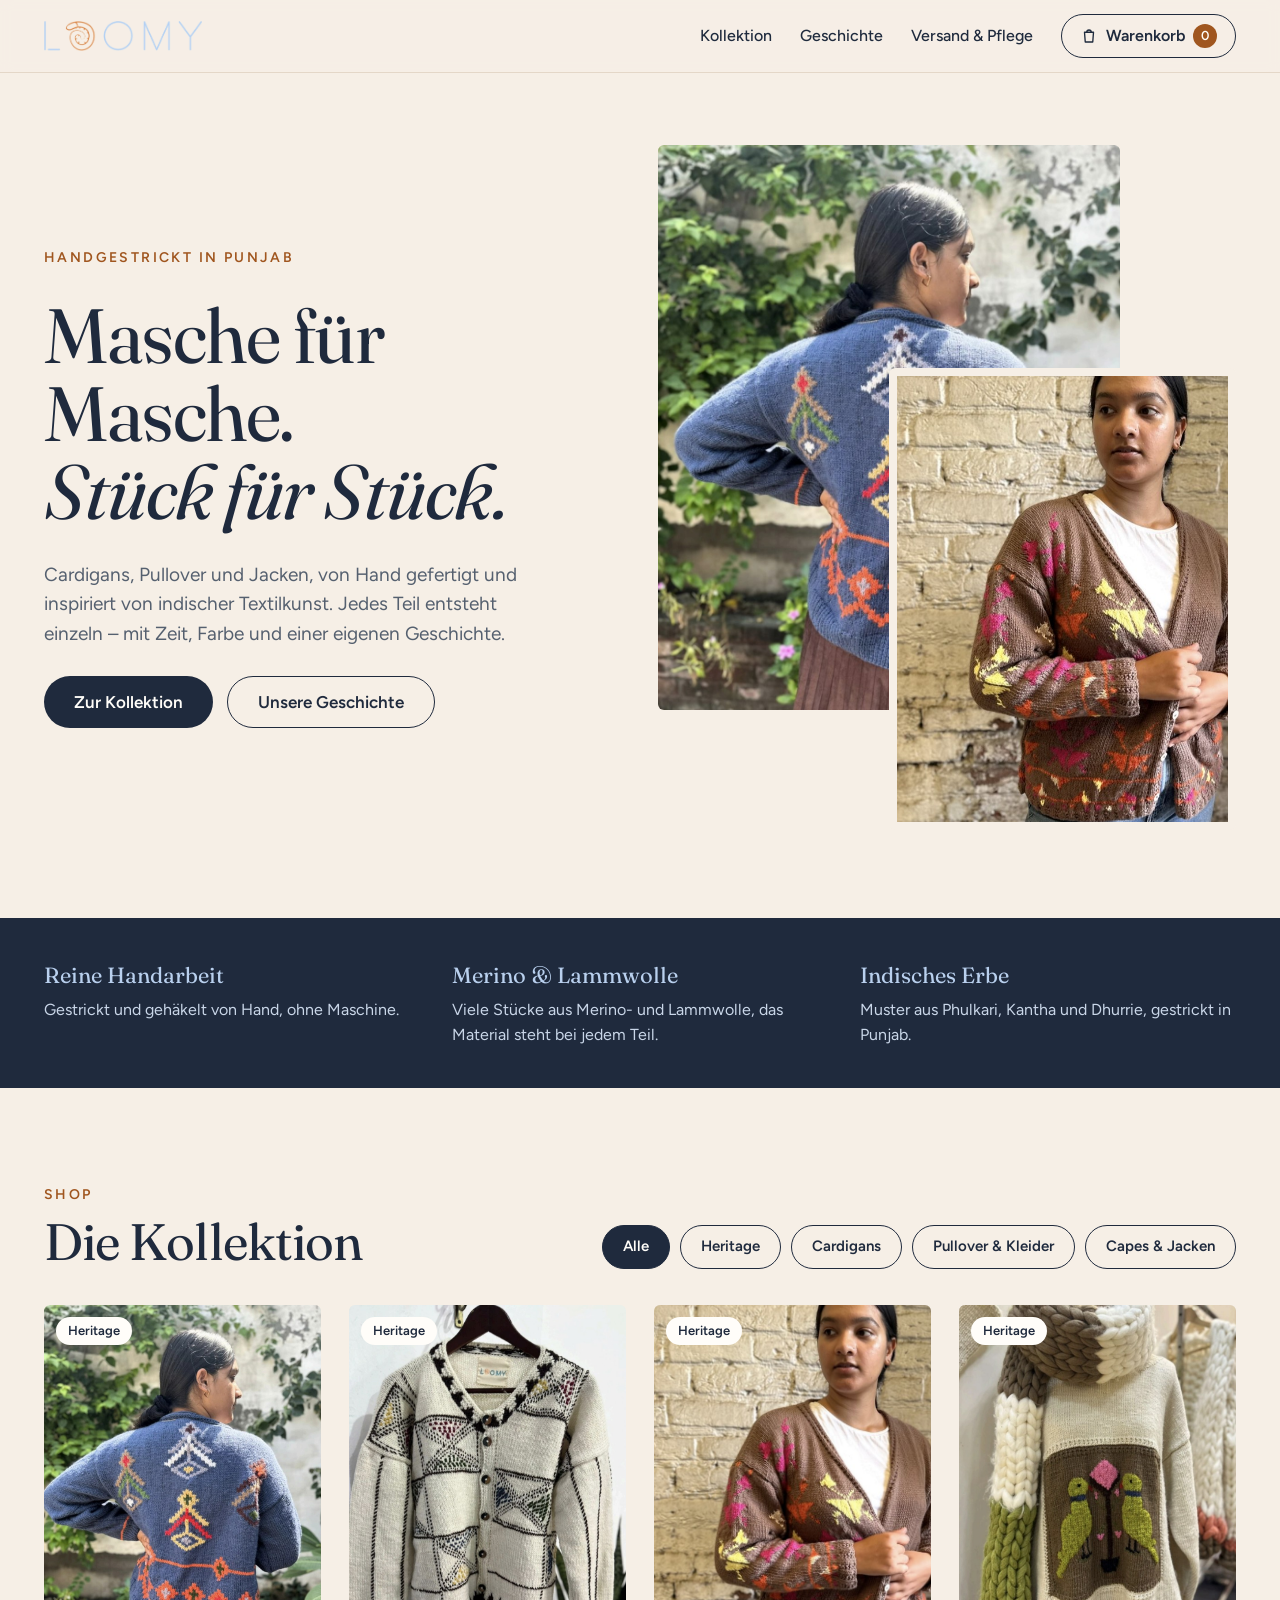
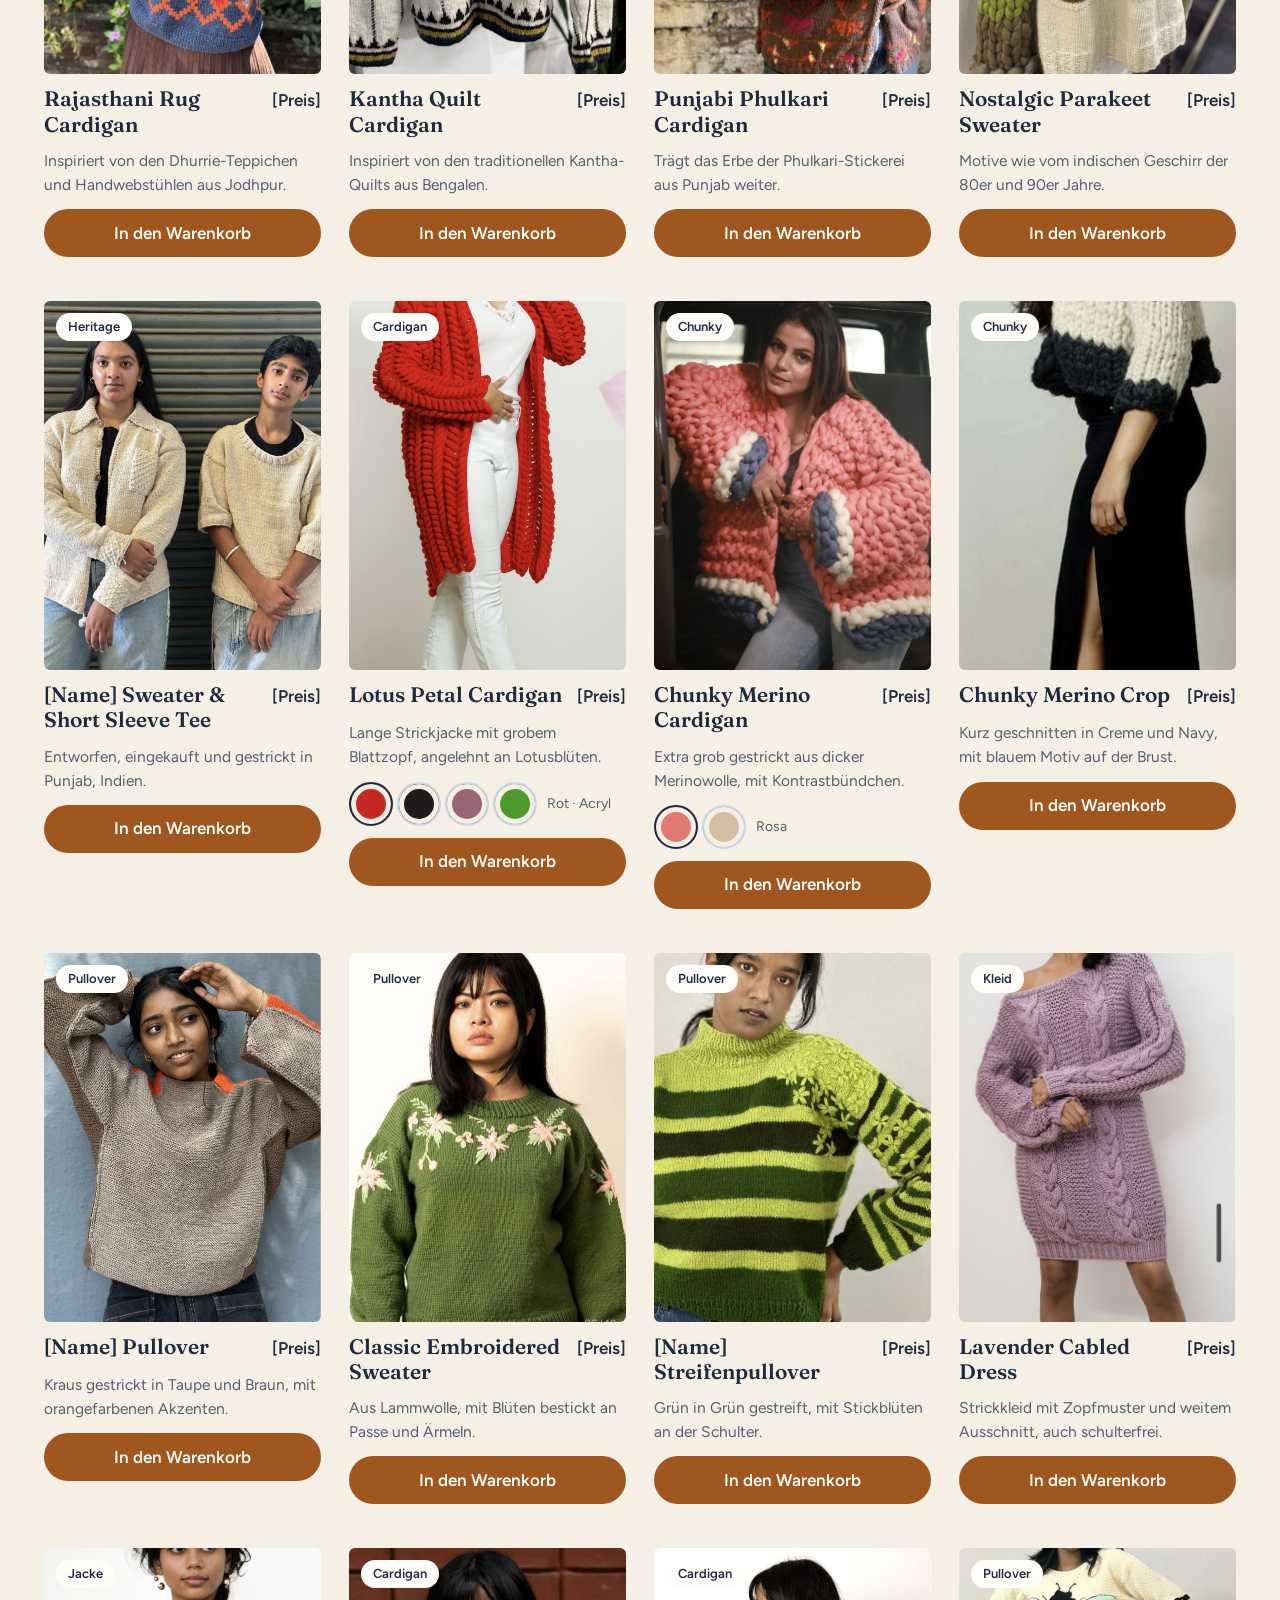
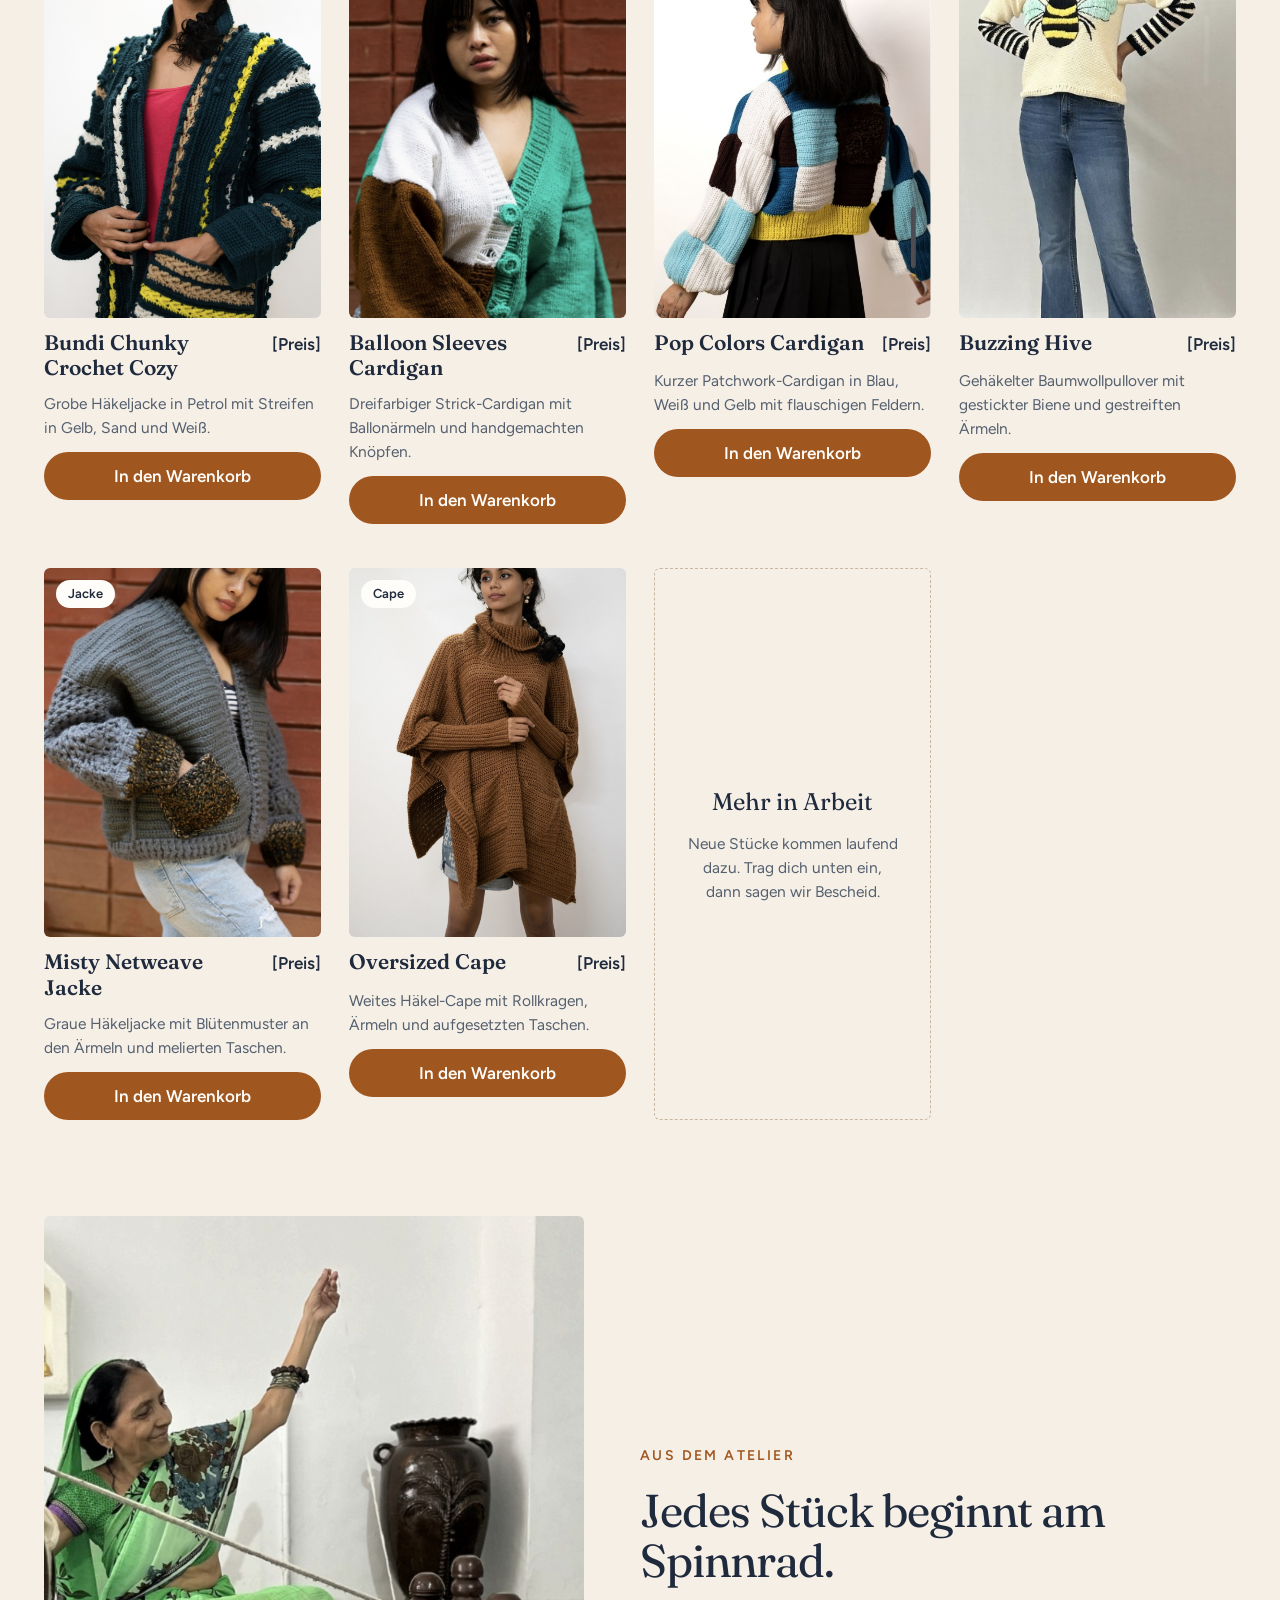
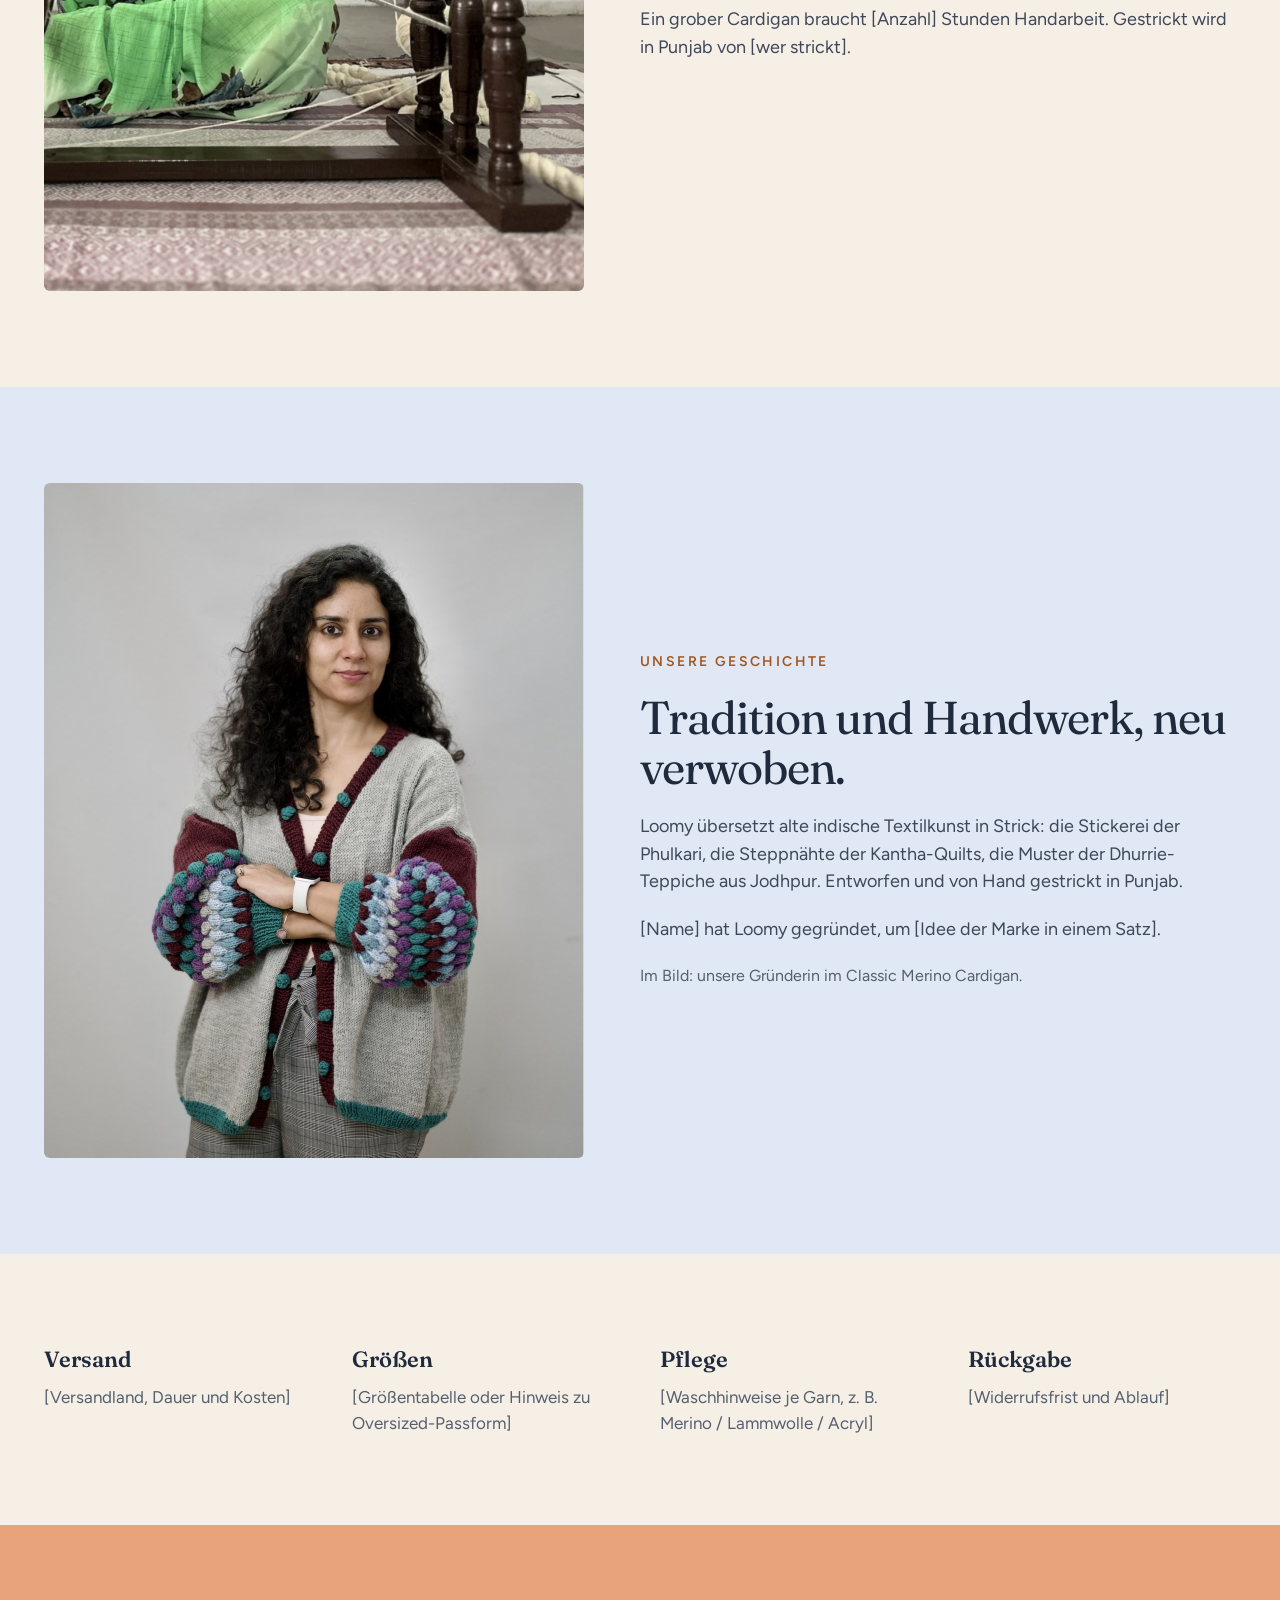
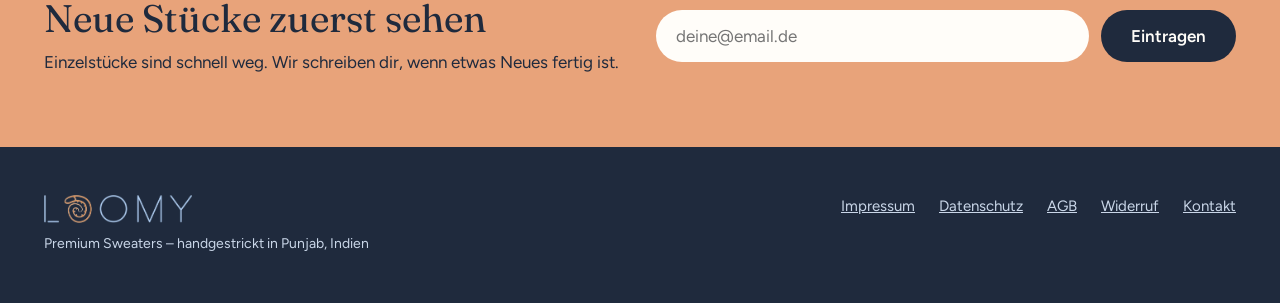
<file: index.html>
<!doctype html>
<html lang="de">
<head>
<meta charset="utf-8">
<meta name="viewport" content="width=device-width, initial-scale=1">
<meta name="robots" content="noindex, nofollow">
<title>Loomy – Handgestrickt in Punjab</title>
<link rel="icon" href="img/logo.png">
<link rel="preconnect" href="https://fonts.googleapis.com">
<link rel="preconnect" href="https://fonts.gstatic.com" crossorigin>
<link rel="stylesheet" href="https://fonts.googleapis.com/css2?family=Fraunces:ital,opsz,wght@0,9..144,400;0,9..144,600;1,9..144,400&family=Figtree:wght@400;500;600&display=swap">
<style>
:root{
  --bg:#F6EFE6; --surface:#FFFDF9; --ink:#1F2A3D; --muted:#55606F; --body:#3E4858;
  --accent:#A0561F; --line:#E4D7C8; --line-soft:#EFE6DA; --placeholder:#E9DED1;
  --on-dark:#F6EFE6; --on-dark-muted:#C9D6E8; --logo-blue:#B9D0EE;
  --story:#DFE8F4; --peach:#E8A37A; --border-soft:#C9D6E8;
}
*{box-sizing:border-box}
html{scroll-behavior:smooth}
body{margin:0;background:var(--bg);color:var(--ink);font-family:'Figtree',system-ui,sans-serif;font-size:17px;line-height:1.55}
a{color:var(--ink)}a:hover{color:var(--accent)}
img{max-width:100%}
.serif{font-family:'Fraunces',Georgia,serif}
.wrap{max-width:1240px;margin:0 auto;padding-left:24px;padding-right:24px}
.eyebrow{margin:0;font-size:14px;font-weight:600;letter-spacing:2.4px;text-transform:uppercase;color:var(--accent)}
.btn{display:inline-flex;align-items:center;justify-content:center;min-height:52px;padding:0 30px;border-radius:999px;font:inherit;font-weight:600;text-decoration:none;cursor:pointer}
.btn-dark{background:var(--ink);color:var(--surface);border:none}
.btn-dark:hover{color:var(--surface);opacity:.92}
.btn-outline{background:transparent;color:var(--ink);border:1.5px solid var(--ink)}
.btn:focus-visible,button:focus-visible,a:focus-visible,input:focus-visible{outline:3px solid var(--accent);outline-offset:2px}

/* Header */
header{position:sticky;top:0;z-index:20;background:rgba(246,239,230,.94);backdrop-filter:blur(6px);border-bottom:1px solid var(--line)}
.head{display:flex;flex-wrap:wrap;align-items:center;justify-content:space-between;gap:16px;padding-top:14px;padding-bottom:14px}
.logo-link{display:flex;align-items:center;min-height:44px}
.logo-link img{height:30px;width:auto;display:block}
nav.main{display:flex;flex-wrap:wrap;align-items:center;gap:28px;font-weight:500;font-size:16px}
nav.main a{text-decoration:none}
.cart-btn{display:flex;align-items:center;gap:8px;min-height:44px;padding:0 18px;border-radius:999px;border:1.5px solid var(--ink);background:transparent;color:var(--ink);font:inherit;font-weight:600;cursor:pointer}
.badge{min-width:24px;height:24px;padding:0 7px;border-radius:999px;background:var(--accent);color:var(--surface);font-size:13px;display:inline-flex;align-items:center;justify-content:center}

/* Hero */
.hero{display:flex;flex-wrap:wrap;align-items:center;gap:56px;padding-top:72px;padding-bottom:88px}
.hero-text{flex:1 1 440px;min-width:0;display:flex;flex-direction:column;gap:28px}
.hero h1{margin:0;font-weight:400;font-size:clamp(44px,6vw,80px);line-height:1.02;letter-spacing:-1.5px}
.hero h1 em{font-style:italic}
.lead{margin:0;max-width:480px;font-size:19px;color:var(--muted)}
.actions{display:flex;flex-wrap:wrap;gap:14px}
.hero-pics{flex:1 1 460px;min-width:0;display:grid;grid-template-columns:repeat(5,minmax(0,1fr));grid-template-rows:80px 1fr 120px}
.hero-pics .main{grid-column:1/5;grid-row:1/3;width:100%;height:100%;min-height:520px;object-fit:cover;border-radius:6px}
.hero-pics .inset{grid-column:3/6;grid-row:2/4;align-self:end;width:100%;aspect-ratio:3/4;object-fit:cover;border-radius:6px;border:8px solid var(--bg)}

/* Value band */
.band{background:var(--ink);color:var(--on-dark)}
.band .wrap{padding-top:40px;padding-bottom:40px;display:grid;grid-template-columns:repeat(auto-fit,minmax(240px,1fr));gap:32px}
.band h3{margin:0 0 6px;font-family:'Fraunces',serif;font-weight:400;font-size:22px;color:var(--logo-blue)}
.band p{margin:0;color:var(--on-dark-muted);font-size:16px}

/* Shop */
#shop{padding-top:96px;padding-bottom:64px;display:flex;flex-direction:column;gap:36px}
.shop-head{display:flex;flex-wrap:wrap;align-items:flex-end;justify-content:space-between;gap:24px}
.shop-head h2{margin:10px 0 0;font-weight:400;font-size:clamp(36px,4vw,56px);line-height:1.05;letter-spacing:-1px}
.filters{display:flex;flex-wrap:wrap;gap:10px}
.filters button{min-height:44px;padding:0 20px;border-radius:999px;font:inherit;font-size:15px;font-weight:600;cursor:pointer;border:1.5px solid var(--ink);background:transparent;color:var(--ink)}
.filters button[aria-pressed="true"]{background:var(--ink);color:var(--surface)}
.grid{display:grid;grid-template-columns:repeat(auto-fill,minmax(260px,1fr));gap:44px 28px}
.card{display:flex;flex-direction:column;gap:12px}
.card .pic{position:relative;border-radius:6px;overflow:hidden;background:var(--placeholder)}
.card .pic img{display:block;width:100%;aspect-ratio:3/4;object-fit:cover;transition:transform .5s ease}
.card:hover .pic img{transform:scale(1.03)}
.tag{position:absolute;top:12px;left:12px;padding:4px 12px;border-radius:999px;background:var(--surface);font-size:13px;font-weight:600}
.card .row{display:flex;justify-content:space-between;align-items:baseline;gap:12px}
.card h3{margin:0;font-family:'Fraunces',serif;font-weight:600;font-size:21px;line-height:1.2}
.price{margin:0;font-weight:600;white-space:nowrap}
.desc{margin:0;color:var(--muted);font-size:15.5px}
.swatches{display:flex;flex-wrap:wrap;align-items:center;gap:4px}
.swatch{width:44px;height:44px;padding:0;border-radius:999px;cursor:pointer;border:2px solid var(--border-soft);box-shadow:inset 0 0 0 5px var(--bg)}
.swatch[aria-pressed="true"]{border-color:var(--ink)}
.swatch-label{margin-left:6px;font-size:14px;color:var(--muted)}
.add{min-height:48px;border-radius:999px;border:none;background:var(--accent);color:var(--surface);font:inherit;font-weight:600;cursor:pointer}
.add:hover{filter:brightness(1.08)}
.more{display:flex;flex-direction:column;justify-content:center;align-items:center;gap:12px;min-height:360px;padding:32px;border:1.5px dashed #C9B7A4;border-radius:6px;text-align:center}
.more p{margin:0}

/* Split sections */
.split{display:flex;flex-wrap:wrap;align-items:center;gap:56px}
.split > img{flex:1 1 400px;min-width:0;width:100%;max-width:540px;aspect-ratio:4/5;object-fit:cover;border-radius:6px}
.split .text{flex:1 1 380px;min-width:0;display:flex;flex-direction:column;gap:20px}
.split h2{margin:0;font-weight:400;font-size:clamp(32px,3.6vw,52px);line-height:1.08;letter-spacing:-1px}
.split p.body{margin:0;font-size:18px;color:var(--body)}
.atelier{padding-top:32px;padding-bottom:96px}
.story{background:var(--story)}
.story .wrap{padding-top:96px;padding-bottom:96px}

/* Service */
#service{padding-top:88px;padding-bottom:88px;display:grid;grid-template-columns:repeat(auto-fit,minmax(240px,1fr));gap:40px}
#service h3{margin:0 0 8px;font-family:'Fraunces',serif;font-weight:600;font-size:22px}
#service p{margin:0;color:var(--muted)}

/* Newsletter */
.newsletter{background:var(--peach);color:var(--ink)}
.newsletter .wrap{padding-top:72px;padding-bottom:72px;display:flex;flex-wrap:wrap;align-items:center;justify-content:space-between;gap:32px}
.newsletter h2{margin:0 0 10px;font-weight:400;font-size:clamp(30px,3vw,42px);line-height:1.1}
.newsletter p{margin:0;font-size:17px}
.nl-form{flex:1 1 380px;display:flex;flex-wrap:wrap;gap:12px}
.nl-form input{flex:1 1 220px;min-height:52px;padding:0 20px;border-radius:999px;border:none;font:inherit;color:var(--ink);background:var(--surface)}
.sr-only{position:absolute;width:1px;height:1px;overflow:hidden;clip:rect(0 0 0 0);white-space:nowrap}

/* Footer */
footer{background:var(--ink);color:var(--on-dark-muted)}
footer .wrap{padding-top:48px;padding-bottom:48px;display:flex;flex-wrap:wrap;justify-content:space-between;gap:24px;font-size:15px}
footer img{height:28px;width:auto;display:block}
footer p{margin:10px 0 0;font-size:14px}
footer nav{display:flex;flex-wrap:wrap;gap:24px}
footer a{color:var(--on-dark-muted)}footer a:hover{color:var(--on-dark)}

/* Cart drawer */
.overlay{position:fixed;inset:0;z-index:50;background:rgba(31,42,61,.45);display:flex;justify-content:flex-end}
.overlay[hidden]{display:none}
.drawer{width:100%;max-width:420px;height:100%;background:var(--surface);display:flex;flex-direction:column}
.drawer-head{display:flex;align-items:center;justify-content:space-between;padding:20px 24px;border-bottom:1px solid var(--line)}
.drawer-head h2{margin:0;font-family:'Fraunces',serif;font-weight:600;font-size:26px}
.icon-btn{width:44px;height:44px;border-radius:999px;border:1px solid var(--line);background:transparent;cursor:pointer;display:flex;align-items:center;justify-content:center;color:var(--ink)}
.drawer-body{flex:1 1 auto;overflow-y:auto;padding:8px 24px}
.empty{margin:40px 0;color:var(--muted);text-align:center}
.line{display:flex;gap:16px;padding:16px 0;border-bottom:1px solid var(--line-soft)}
.line img{width:80px;height:104px;object-fit:cover;border-radius:4px;flex:none}
.line .info{flex:1 1 auto;display:flex;flex-direction:column;gap:6px}
.line p{margin:0}
.line .sub{color:var(--muted);font-size:14px}
.qty{display:flex;align-items:center;gap:10px}
.qty button.step{width:44px;height:44px;border-radius:999px;border:1px solid var(--border-soft);background:transparent;font:inherit;font-size:20px;cursor:pointer;color:var(--ink)}
.qty span{min-width:20px;text-align:center;font-weight:600}
.remove{margin-left:auto;min-height:44px;border:none;background:transparent;color:var(--muted);font:inherit;font-size:14px;text-decoration:underline;cursor:pointer}
.drawer-foot{padding:20px 24px 28px;border-top:1px solid var(--line);display:flex;flex-direction:column;gap:14px}
.total{display:flex;justify-content:space-between;font-weight:600}
.drawer-foot small{color:var(--muted);font-size:14px}

@media (max-width:600px){
  nav.main{gap:16px}
  nav.main a{display:none}
  .hero{padding-top:40px;gap:40px}
  .hero-pics .main{min-height:380px}
}
</style>
</head>
<body>

<header>
  <div class="wrap head">
    <a class="logo-link" href="#top" aria-label="Loomy – zur Startseite"><img src="img/logo.png" alt="Loomy"></a>
    <nav class="main" aria-label="Hauptnavigation">
      <a href="#shop">Kollektion</a>
      <a href="#geschichte">Geschichte</a>
      <a href="#service">Versand &amp; Pflege</a>
      <button class="cart-btn" id="openCart" aria-label="Warenkorb öffnen">
        <svg aria-hidden="true" width="18" height="18" viewBox="0 0 24 24" fill="none" stroke="currentColor" stroke-width="1.8" stroke-linecap="round" stroke-linejoin="round"><path d="M6 7h12l-1 13H7L6 7z"/><path d="M9 7a3 3 0 0 1 6 0"/></svg>
        <span>Warenkorb</span>
        <span class="badge" id="cartBadge">0</span>
      </button>
    </nav>
  </div>
</header>

<main>
<section id="top" class="wrap hero">
  <div class="hero-text">
    <p class="eyebrow">Handgestrickt in Punjab</p>
    <h1 class="serif">Masche für Masche.<br><em>Stück für Stück.</em></h1>
    <p class="lead">Cardigans, Pullover und Jacken, von Hand gefertigt und inspiriert von indischer Textilkunst. Jedes Teil entsteht einzeln – mit Zeit, Farbe und einer eigenen Geschichte.</p>
    <div class="actions">
      <a class="btn btn-dark" href="#shop">Zur Kollektion</a>
      <a class="btn btn-outline" href="#geschichte">Unsere Geschichte</a>
    </div>
  </div>
  <div class="hero-pics">
    <img class="main" src="img/rug.jpg" alt="Blauer Strick-Cardigan mit Dhurrie-Motiven, Rückansicht">
    <img class="inset" src="img/phulkari.jpg" alt="Brauner Cardigan mit Phulkari-Motiven">
  </div>
</section>

<section class="band" aria-label="Was uns ausmacht">
  <div class="wrap">
    <div><h3>Reine Handarbeit</h3><p>Gestrickt und gehäkelt von Hand, ohne Maschine.</p></div>
    <div><h3>Merino &amp; Lammwolle</h3><p>Viele Stücke aus Merino- und Lammwolle, das Material steht bei jedem Teil.</p></div>
    <div><h3>Indisches Erbe</h3><p>Muster aus Phulkari, Kantha und Dhurrie, gestrickt in Punjab.</p></div>
  </div>
</section>

<section id="shop" class="wrap">
  <div class="shop-head">
    <div>
      <p class="eyebrow">Shop</p>
      <h2 class="serif">Die Kollektion</h2>
    </div>
    <div class="filters" id="filters" role="group" aria-label="Kategorie filtern"></div>
  </div>
  <div class="grid" id="grid"></div>
</section>

<section class="wrap split atelier" aria-label="Aus dem Atelier">
  <img src="img/spinning.jpg" alt="Eine Frau im grünen Sari spinnt Garn an einem hölzernen Spinnrad" loading="lazy">
  <div class="text">
    <p class="eyebrow">Aus dem Atelier</p>
    <h2 class="serif">Jedes Stück beginnt am Spinnrad.</h2>
    <p class="body">Ein grober Cardigan braucht [Anzahl] Stunden Handarbeit. Gestrickt wird in Punjab von [wer strickt].</p>
  </div>
</section>

<section id="geschichte" class="story">
  <div class="wrap split">
    <img src="img/founder.jpg" alt="Die Gründerin im grauen Merino-Cardigan mit bunten Bubble-Ärmeln" loading="lazy">
    <div class="text">
      <p class="eyebrow">Unsere Geschichte</p>
      <h2 class="serif">Tradition und Handwerk, neu verwoben.</h2>
      <p class="body">Loomy übersetzt alte indische Textilkunst in Strick: die Stickerei der Phulkari, die Steppnähte der Kantha-Quilts, die Muster der Dhurrie-Teppiche aus Jodhpur. Entworfen und von Hand gestrickt in Punjab.</p>
      <p class="body">[Name] hat Loomy gegründet, um [Idee der Marke in einem Satz].</p>
      <p class="body" style="font-size:16px;color:var(--muted)">Im Bild: unsere Gründerin im Classic Merino Cardigan.</p>
    </div>
  </div>
</section>

<section id="service" class="wrap">
  <div><h3>Versand</h3><p>[Versandland, Dauer und Kosten]</p></div>
  <div><h3>Größen</h3><p>[Größentabelle oder Hinweis zu Oversized-Passform]</p></div>
  <div><h3>Pflege</h3><p>[Waschhinweise je Garn, z. B. Merino / Lammwolle / Acryl]</p></div>
  <div><h3>Rückgabe</h3><p>[Widerrufsfrist und Ablauf]</p></div>
</section>

<section class="newsletter" aria-label="Newsletter">
  <div class="wrap">
    <div style="flex:1 1 380px">
      <h2 class="serif">Neue Stücke zuerst sehen</h2>
      <p>Einzelstücke sind schnell weg. Wir schreiben dir, wenn etwas Neues fertig ist.</p>
    </div>
    <form class="nl-form" onsubmit="return false">
      <label class="sr-only" for="nl-mail">E-Mail-Adresse</label>
      <input id="nl-mail" type="email" placeholder="deine@email.de">
      <button class="btn btn-dark" type="submit">Eintragen</button>
    </form>
  </div>
</section>
</main>

<footer>
  <div class="wrap">
    <div>
      <img src="img/logo.png" alt="Loomy">
      <p>Premium Sweaters – handgestrickt in Punjab, Indien</p>
    </div>
    <nav aria-label="Rechtliches">
      <a href="#top">Impressum</a>
      <a href="#top">Datenschutz</a>
      <a href="#top">AGB</a>
      <a href="#top">Widerruf</a>
      <a href="#top">Kontakt</a>
    </nav>
  </div>
</footer>

<div class="overlay" id="overlay" hidden>
  <aside class="drawer" role="dialog" aria-modal="true" aria-labelledby="cartTitle">
    <div class="drawer-head">
      <h2 id="cartTitle">Warenkorb</h2>
      <button class="icon-btn" id="closeCart" aria-label="Warenkorb schließen">
        <svg aria-hidden="true" width="18" height="18" viewBox="0 0 24 24" fill="none" stroke="currentColor" stroke-width="2" stroke-linecap="round"><path d="M6 6l12 12M18 6L6 18"/></svg>
      </button>
    </div>
    <div class="drawer-body" id="cartBody"></div>
    <div class="drawer-foot">
      <div class="total"><span id="cartCount">0 Artikel</span><span>[Summe]</span></div>
      <small>inkl. MwSt., zzgl. [Versandkosten]</small>
      <button class="btn btn-dark" type="button">Zur Kasse</button>
    </div>
  </aside>
</div>

<script src="shop.js"></script>
</body>
</html>
</file>
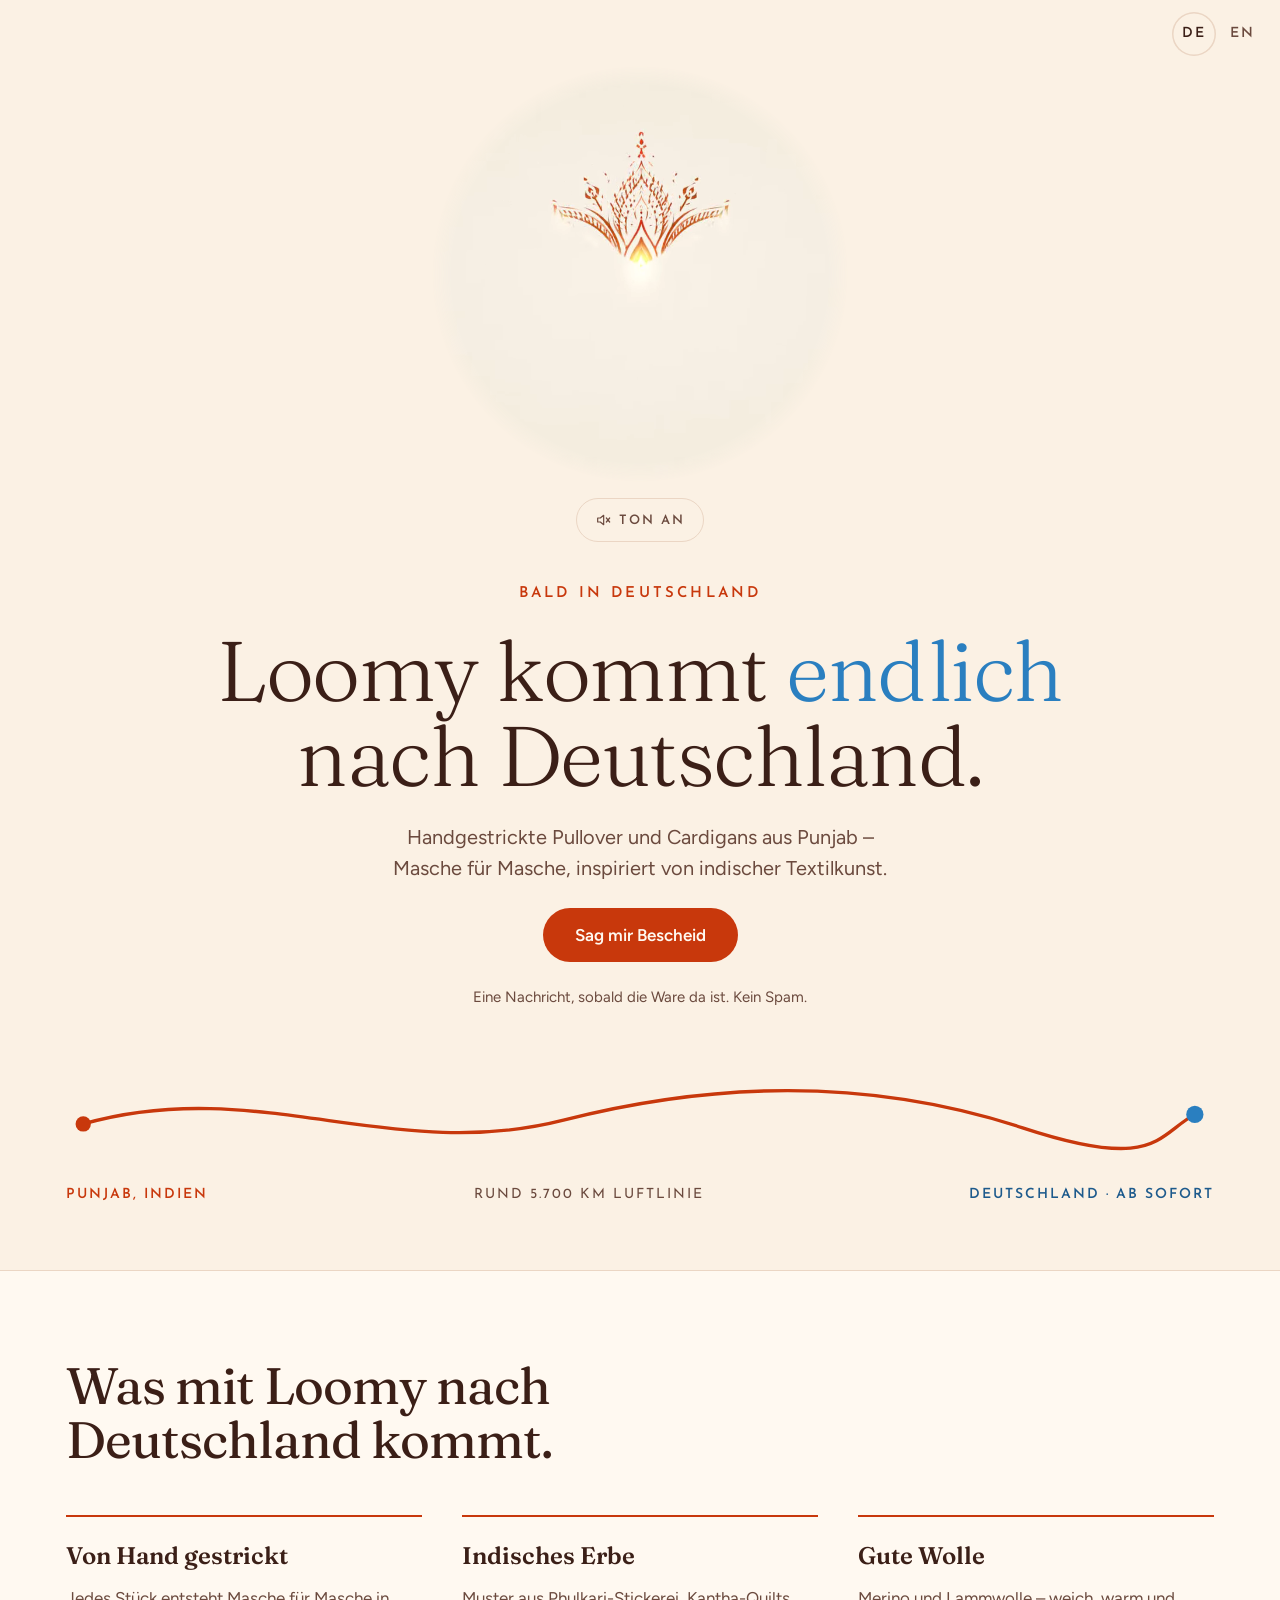
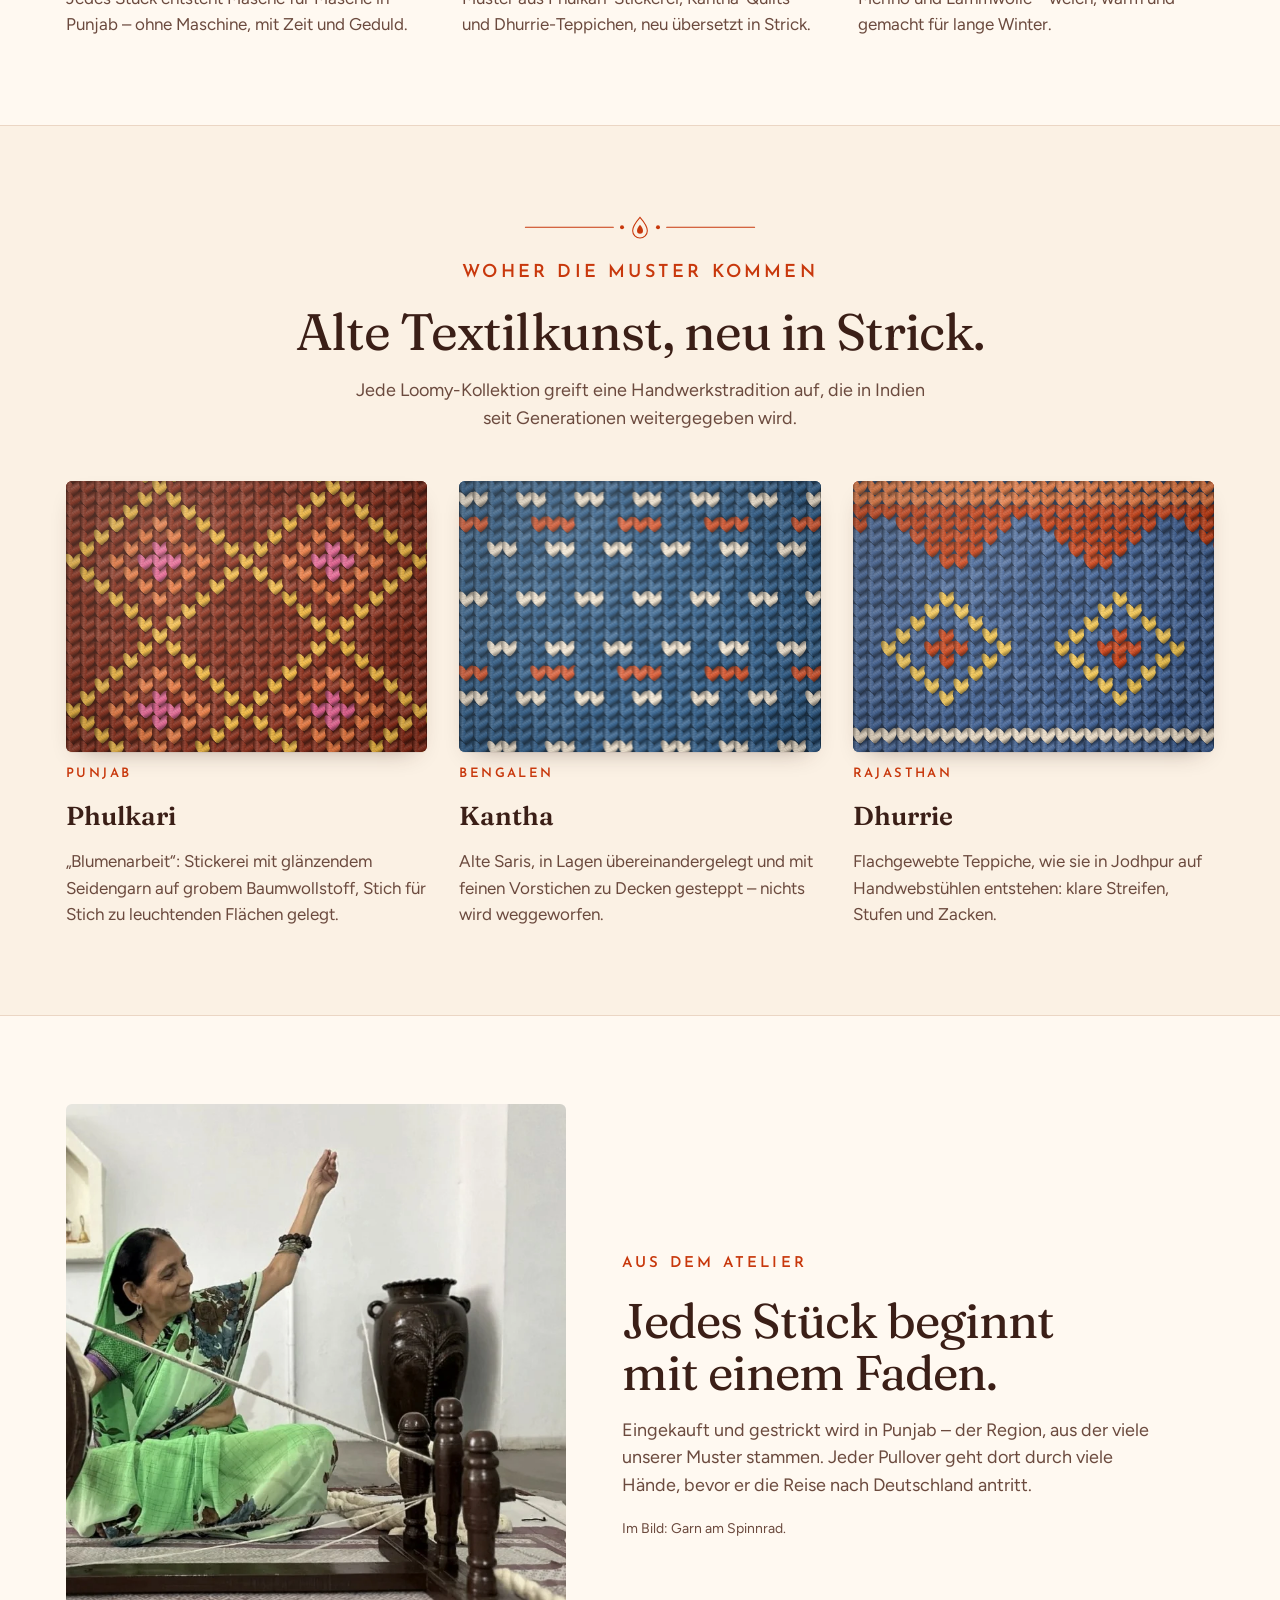
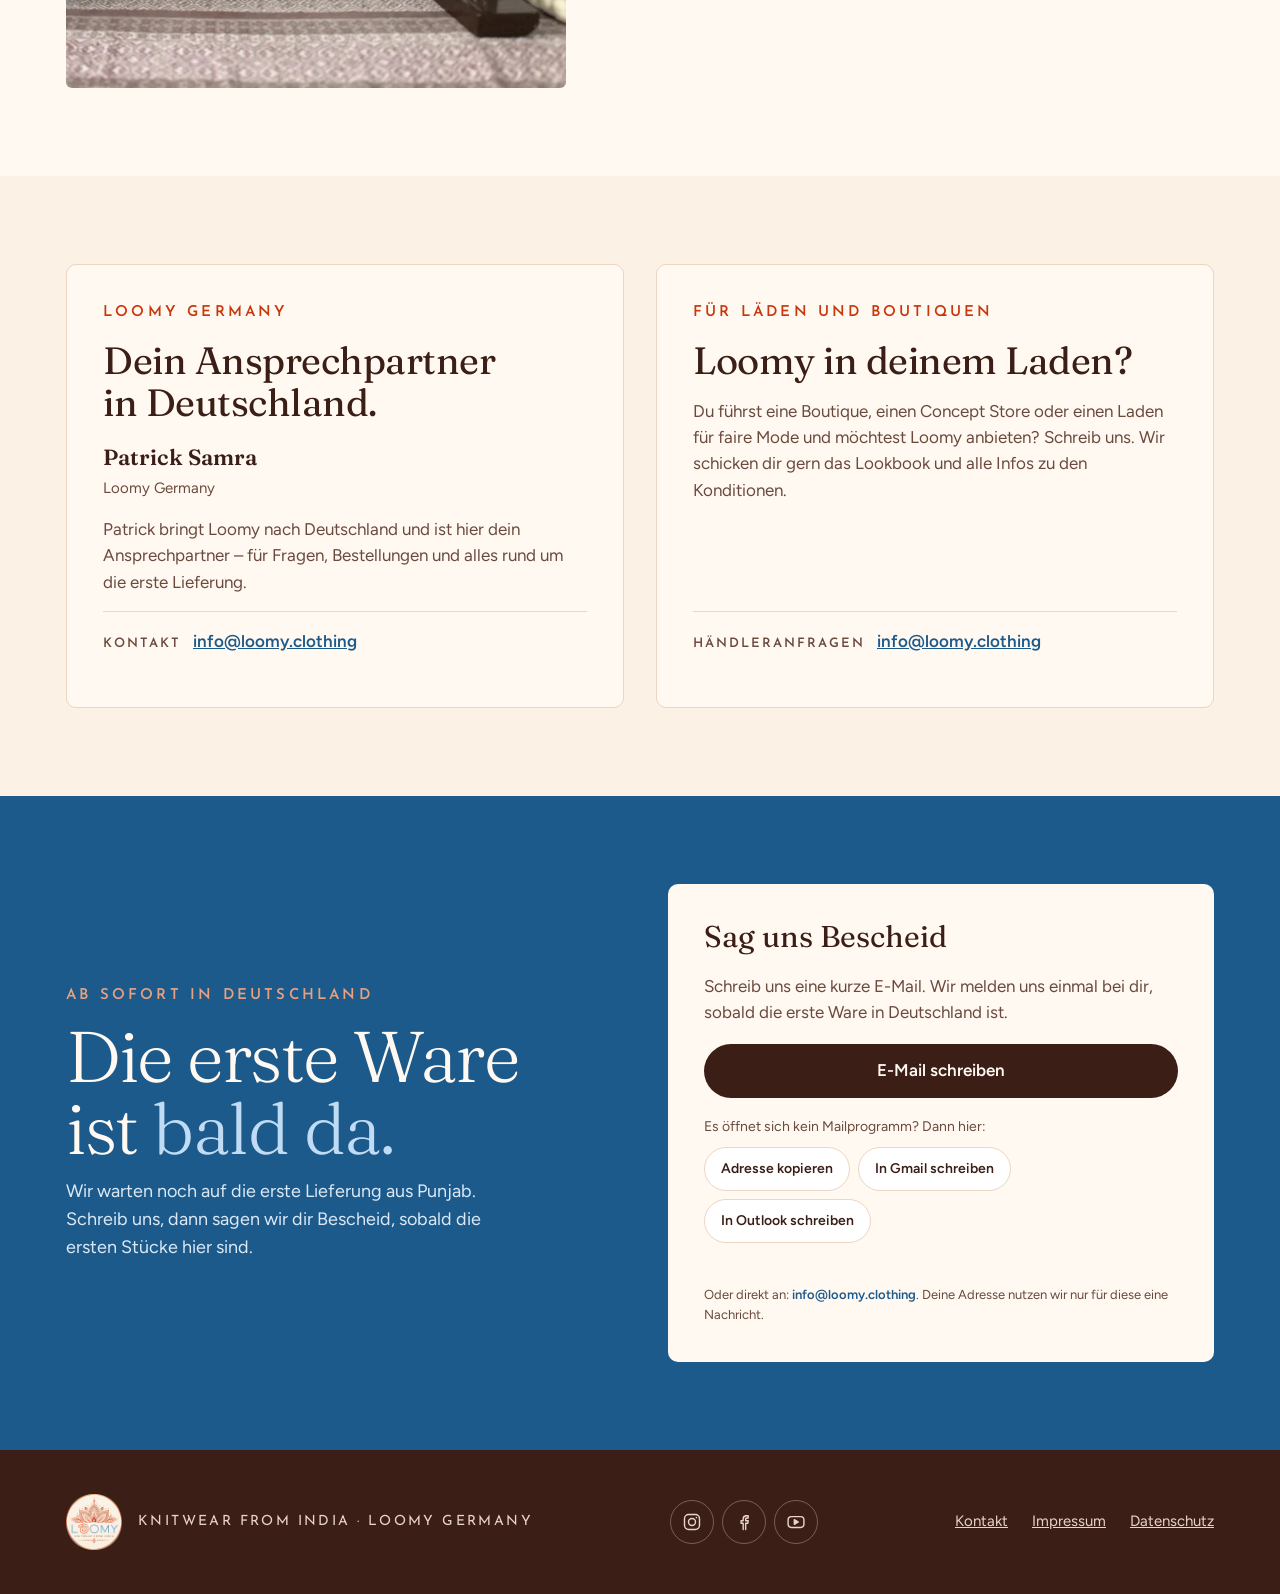
<file: ankuendigung/index.html>
<!doctype html>
<html lang="de">
<head>
<meta charset="utf-8">
<meta name="viewport" content="width=device-width, initial-scale=1, viewport-fit=cover">
<title>Loomy Germany – Handgestrickt in Punjab, bald in Deutschland</title>
<meta name="description" content="Loomy kommt nach Deutschland: handgestrickte Pullover und Cardigans aus Punjab, inspiriert von indischer Textilkunst. Die erste Ware ist bald da.">
<meta name="theme-color" content="#FBF1E4">
<link rel="canonical" href="https://loomy.clothing/">
<link rel="alternate" hreflang="de" href="https://loomy.clothing/">
<link rel="alternate" hreflang="en" href="https://loomy.clothing/en.html">
<link rel="alternate" hreflang="x-default" href="https://loomy.clothing/">
<meta property="og:type" content="website">
<meta property="og:url" content="https://loomy.clothing/">
<meta property="og:title" content="Loomy kommt endlich nach Deutschland">
<meta property="og:description" content="Handgestrickte Pullover und Cardigans aus Punjab – Masche für Masche, inspiriert von indischer Textilkunst.">
<meta property="og:image" content="https://loomy.clothing/img/og-loomy.jpg">
<meta property="og:image:width" content="1200">
<meta property="og:image:height" content="630">
<meta property="og:locale" content="de_DE">
<meta name="twitter:card" content="summary_large_image">
<link rel="icon" type="image/png" sizes="64x64" href="img/favicon-64.png">
<link rel="apple-touch-icon" href="img/apple-touch-icon.png">
<link rel="preload" href="fonts/fraunces-latin-300-normal.woff2" as="font" type="font/woff2" crossorigin>
<style>
@font-face{font-family:'Fraunces';font-style:normal;font-weight:300;font-display:swap;src:url(fonts/fraunces-latin-300-normal.woff2) format('woff2')}
@font-face{font-family:'Fraunces';font-style:normal;font-weight:400;font-display:swap;src:url(fonts/fraunces-latin-400-normal.woff2) format('woff2')}
@font-face{font-family:'Fraunces';font-style:normal;font-weight:600;font-display:swap;src:url(fonts/fraunces-latin-600-normal.woff2) format('woff2')}
@font-face{font-family:'Figtree';font-style:normal;font-weight:400;font-display:swap;src:url(fonts/figtree-latin-400-normal.woff2) format('woff2')}
@font-face{font-family:'Figtree';font-style:normal;font-weight:500;font-display:swap;src:url(fonts/figtree-latin-500-normal.woff2) format('woff2')}
@font-face{font-family:'Figtree';font-style:normal;font-weight:600;font-display:swap;src:url(fonts/figtree-latin-600-normal.woff2) format('woff2')}
@font-face{font-family:'Josefin Sans';font-style:normal;font-weight:400;font-display:swap;src:url(fonts/josefin-sans-latin-400-normal.woff2) format('woff2')}
@font-face{font-family:'Noto Sans Gurmukhi';font-style:normal;font-weight:500;font-display:swap;src:url(fonts/noto-sans-gurmukhi-gurmukhi-500-normal.woff2) format('woff2')}
@font-face{font-family:'Josefin Sans';font-style:normal;font-weight:600;font-display:swap;src:url(fonts/josefin-sans-latin-600-normal.woff2) format('woff2')}
/* Layout: the round Loomy badge opens the page on its own cream ground; below it an
   orange thread runs from Punjab to Germany. Then: what is coming (paper),
   countdown + waiting list (deep indigo), footer (deep brown).
   One fixed look taken from the logo, the same in light and dark mode. */
:root{
  --ground:#FBF1E4;      /* cream of the logo */
  --paper:#FFF9F1;
  --ink:#3B1F17;         /* deep brown, like the logo's tagline */
  --ink-soft:#6B4A3E;
  --sindoor:#C8380C;     /* logo orange-red */
  --sindoor-soft:#E9A07F;
  --indigo:#2A7FC0;      /* logo blue */
  --indigo-deep:#1D5A8C;
  --line:#EBD6C4;
  --display:'Fraunces', Georgia, 'Times New Roman', serif;
  --body:'Figtree', system-ui, -apple-system, 'Segoe UI', sans-serif;
  --label:'Josefin Sans', 'Figtree', system-ui, sans-serif;
}
*{box-sizing:border-box}
html{scroll-behavior:smooth}
body{margin:0;background:var(--ground);color:var(--ink);font-family:var(--body);font-size:17px;line-height:1.55}
a{color:var(--indigo-deep)}a:hover{color:var(--sindoor)}
:focus-visible{outline:3px solid var(--indigo);outline-offset:3px}
.wrap{max-width:1180px;margin:0 auto;padding-left:max(16px, env(safe-area-inset-left, 0px));padding-right:max(16px, env(safe-area-inset-right, 0px))}
.label{margin:0;font-family:var(--label);font-size:15px;font-weight:600;letter-spacing:3.2px;text-transform:uppercase}
h1,h2,h3{text-wrap:balance}

/* Opening */
.hero{position:relative;padding-block:64px 64px;display:flex;flex-direction:column;align-items:center;gap:40px;text-align:center}
.badge{width:clamp(220px,30vw,340px);max-width:100%;height:auto;display:block;animation:badgeIn 1.4s cubic-bezier(.2,.7,.2,1) both}
.intro{display:flex;flex-direction:column;align-items:center;gap:24px;max-width:860px}
.intro .label{color:var(--sindoor)}
h1{margin:0;font-family:var(--display);font-weight:300;font-size:clamp(42px,6.6vw,92px);line-height:1;letter-spacing:-1.5px;color:var(--ink)}
h1 em{font-style:normal;color:var(--indigo)}
.lead{margin:0;max-width:540px;font-size:20px;color:var(--ink-soft)}
.btn{display:inline-flex;align-items:center;justify-content:center;min-height:54px;padding:0 32px;border-radius:999px;font:inherit;font-weight:600;text-decoration:none;cursor:pointer;border:none}
.btn-sindoor{background:var(--sindoor);color:var(--paper)}
.btn-sindoor:hover{color:var(--paper);filter:brightness(1.08)}
.hint{font-size:15px;color:var(--ink-soft)}

/* Thread from Punjab to Germany */
.journey{width:100%;display:flex;flex-direction:column;gap:12px;padding-top:8px}
.journey svg{width:100%;max-width:100%;height:auto;display:block;overflow:visible}
.stops{display:flex;flex-wrap:wrap;justify-content:space-between;gap:10px 28px;font-family:var(--label);font-size:14px;letter-spacing:2px;text-transform:uppercase;color:var(--ink-soft)}
.stops .from{color:var(--sindoor);font-weight:600}
.stops .to{color:var(--indigo-deep);font-weight:600}
.thread{stroke-dasharray:1;stroke-dashoffset:1;animation:draw 3.2s cubic-bezier(.45,.05,.3,1) 1s forwards}
.knot{transform-box:fill-box;transform-origin:center;animation:pop .7s ease-out 4.1s both}
.halo{opacity:0;transform-box:fill-box;transform-origin:center;animation:halo 2.6s ease-out 4.5s infinite}
@keyframes badgeIn{from{opacity:0;transform:scale(.92)}to{opacity:1;transform:none}}
@keyframes draw{to{stroke-dashoffset:0}}
@keyframes pop{0%{transform:scale(0)}70%{transform:scale(1.35)}100%{transform:scale(1)}}
@keyframes halo{0%{opacity:.7;transform:scale(1)}100%{opacity:0;transform:scale(2.6)}}
@media (prefers-reduced-motion: reduce){
  .badge,.knot{animation:none}
  .thread{animation:none;stroke-dashoffset:0}
  .halo{animation:none;opacity:0}
}

/* What is coming */
.coming{background:var(--paper);border-top:1px solid var(--line);border-bottom:1px solid var(--line)}
.coming .wrap{padding-block:88px;display:flex;flex-direction:column;gap:48px}
.coming h2{margin:0;max-width:720px;font-family:var(--display);font-weight:400;font-size:clamp(32px,4vw,52px);line-height:1.06;letter-spacing:-1px}
.points{display:grid;grid-template-columns:repeat(auto-fit,minmax(240px,1fr));gap:40px}
.point{display:flex;flex-direction:column;gap:10px;padding-top:20px;border-top:2px solid var(--sindoor);min-width:0}
.point h3{margin:0;font-family:var(--display);font-weight:600;font-size:24px}
.point p{margin:0;color:var(--ink-soft);max-width:36ch}

/* Ornament, after the small divider at the foot of the logo */
.ornament{display:flex;justify-content:center}
.ornament svg{width:min(360px,80%);height:auto;display:block}

/* Where the patterns come from */
.muster .wrap{padding-block:88px;display:flex;flex-direction:column;gap:48px}
.muster-head{display:flex;flex-direction:column;align-items:center;gap:18px;text-align:center}
.muster-head .label{color:var(--sindoor)}
.muster-head h2{margin:0;max-width:760px;font-family:var(--display);font-weight:400;font-size:clamp(32px,4vw,52px);line-height:1.06;letter-spacing:-1px}
.muster-head p{margin:0;max-width:600px;color:var(--ink-soft);font-size:18px}
.samples{display:grid;grid-template-columns:repeat(auto-fit,minmax(260px,1fr));gap:40px 32px}
.sample{display:flex;flex-direction:column;gap:12px;min-width:0}
.cloth{display:block;width:100%;max-width:100%;height:auto;aspect-ratio:4/3;border-radius:6px;box-shadow:0 1px 0 rgba(59,31,23,.06), 0 10px 24px -14px rgba(59,31,23,.45)}
.sample .origin{margin:0;font-family:var(--label);font-size:13px;font-weight:600;letter-spacing:2.4px;text-transform:uppercase;color:var(--sindoor)}
.sample h3{margin:0;font-family:var(--display);font-weight:600;font-size:26px}
.sample p{margin:0;color:var(--ink-soft);max-width:38ch}
/* Phulkari: golden silk darning in a diamond lattice on madder-red cotton */
.phulkari{background-color:#7E2513;background-image:
  repeating-linear-gradient(45deg,transparent 0 15px,#F0B43A 15px 17px),
  repeating-linear-gradient(-45deg,transparent 0 15px,#F0B43A 15px 17px),
  repeating-linear-gradient(0deg,rgba(240,180,58,.30) 0 1px,transparent 1px 4px)}
/* Kantha: rows of running stitch on soft indigo cloth */
.kantha{background-color:#2F5F8E;background-image:
  repeating-linear-gradient(90deg,#2F5F8E 0 7px,transparent 7px 17px),
  repeating-linear-gradient(0deg,transparent 0 11px,#F6E8D6 11px 13px,transparent 13px 24px,#E2683A 24px 26px)}
/* Dhurrie: flat-woven bands with a stepped tooth border */
.dhurrie{background-color:#F3E3CC;background-image:
  linear-gradient(135deg,#C8380C 25%,transparent 25%),
  linear-gradient(225deg,#C8380C 25%,transparent 25%),
  repeating-linear-gradient(0deg,#1D5A8C 0 20px,#F3E3CC 20px 30px,#E2A23A 30px 34px,#F3E3CC 34px 56px);
  background-size:28px 56px,28px 56px,auto;background-position:-14px 0,-14px 0,0 0}

/* Atelier */
.atelier{background:var(--paper);border-top:1px solid var(--line)}
.atelier .wrap{padding-block:88px;display:flex;flex-wrap:wrap;align-items:center;gap:56px}
.atelier img{flex:1 1 360px;min-width:0;width:100%;max-width:500px;aspect-ratio:6/7;object-fit:cover;border-radius:6px;display:block}
.atelier .text{flex:1 1 360px;min-width:0;display:flex;flex-direction:column;gap:18px}
.atelier .label{color:var(--sindoor)}
.atelier h2{margin:0;font-family:var(--display);font-weight:400;font-size:clamp(32px,3.8vw,50px);line-height:1.08;letter-spacing:-1px}
.atelier p.body{margin:0;max-width:44ch;font-size:18px;color:var(--ink-soft)}
.atelier .caption{margin:0;font-size:14px;color:var(--ink-soft)}

/* Loomy Germany: contact person + retailers */
.team .wrap{padding-block:88px;display:grid;grid-template-columns:repeat(auto-fit,minmax(320px,1fr));gap:32px}
.panel{min-width:0;padding:36px;background:var(--paper);border:1px solid var(--line);border-radius:10px;display:flex;flex-direction:column;gap:16px}
.panel .label{color:var(--sindoor)}
.panel h2{margin:0;font-family:var(--display);font-weight:400;font-size:clamp(28px,3vw,38px);line-height:1.1;letter-spacing:-.5px}
.panel p.body{margin:0;max-width:44ch;color:var(--ink-soft)}
.person{display:flex;align-items:center;gap:18px}
.avatar{width:96px;height:96px;flex:none;border-radius:999px;border:1.5px dashed var(--sindoor-soft);display:flex;align-items:center;justify-content:center;font-size:12px;line-height:1.3;text-align:center;color:var(--ink-soft);background:var(--ground)}
.person strong{display:block;font-family:var(--display);font-weight:600;font-size:22px}
.person span{font-size:15px;color:var(--ink-soft)}
.contact{margin-top:auto;padding-top:16px;border-top:1px solid var(--line);display:flex;flex-wrap:wrap;gap:4px 12px;align-items:baseline}
.contact b{font-family:var(--label);font-size:13px;font-weight:600;letter-spacing:2px;text-transform:uppercase;color:var(--ink-soft)}
.contact span{font-weight:600;color:var(--indigo-deep);user-select:all;overflow-wrap:anywhere}

/* Countdown + waiting list */
.list{background:var(--indigo-deep);color:var(--paper)}
.list .wrap{padding-block:88px;display:flex;flex-wrap:wrap;align-items:center;gap:56px}
.count{flex:1 1 400px;min-width:0;display:flex;flex-direction:column;gap:14px}
.count .label{color:var(--sindoor-soft)}
.big{margin:0;font-family:var(--display);font-weight:300;font-size:clamp(42px,5.6vw,80px);line-height:1;letter-spacing:-1.5px;text-wrap:balance}
.big em{font-style:normal;color:#BFDCF4}
.count .sub{margin:0;max-width:420px;font-size:18px;color:#DCE9F5}
.card{flex:1 1 400px;min-width:0;padding:36px;background:var(--paper);color:var(--ink);border-radius:10px;display:flex;flex-direction:column;gap:18px}
.card h2{margin:0;font-family:var(--display);font-weight:400;font-size:30px;line-height:1.15}
.stack{display:flex;flex-direction:column;gap:18px}
.field{display:flex;flex-direction:column;gap:8px}
.field label{font-size:15px;font-weight:600}
.field input{min-height:52px;padding:0 18px;border-radius:10px;border:1.5px solid var(--line);font:inherit;color:var(--ink);background:#FFFFFF}
.consent{display:flex;align-items:flex-start;gap:12px;font-size:14px;line-height:1.5;color:var(--ink-soft);cursor:pointer}
.consent input{width:22px;height:22px;margin:1px 0 0;flex:none;accent-color:var(--indigo-deep)}
.err{margin:0;font-size:14px;font-weight:600;color:var(--sindoor)}
.btn-ink{background:var(--ink);color:var(--paper)}
.btn-ink:hover{filter:brightness(1.25)}
.note{margin:0;font-size:13px;color:var(--ink-soft)}
.alt{display:flex;flex-direction:column;gap:10px;font-size:14px;color:var(--ink-soft)}
.alt-row{display:flex;flex-wrap:wrap;gap:8px}
.chip{display:inline-flex;align-items:center;min-height:44px;padding:0 16px;border:1.5px solid var(--line);border-radius:999px;background:#FFFFFF;font:inherit;font-size:14px;font-weight:600;color:var(--ink);text-decoration:none;cursor:pointer}
.chip:hover{border-color:var(--indigo-deep);color:var(--indigo-deep)}
.chip:focus-visible{outline:3px solid var(--indigo-deep);outline-offset:2px}
.copied{min-height:1em;font-weight:600;color:var(--indigo-deep)}
.done{display:flex;flex-direction:column;gap:14px;padding-block:8px}
.done img{width:84px;height:84px;display:block}
.done p{margin:0;color:var(--ink-soft)}

footer{background:var(--ink);color:#E8D5C6}
footer .wrap{padding-block:44px;display:flex;flex-wrap:wrap;align-items:center;justify-content:space-between;gap:24px;font-size:15px}
footer .brand{display:flex;align-items:center;gap:16px;text-decoration:none}
footer .brand img{transition:transform .3s ease}
footer .brand:hover img{transform:translateY(-4px)}
@media (prefers-reduced-motion: reduce){footer .brand img{transition:none}}
footer img{width:56px;height:56px;display:block}
footer .brand p{margin:0;font-family:var(--label);font-size:14px;letter-spacing:2.4px;text-transform:uppercase}
footer nav{display:flex;flex-wrap:wrap;gap:24px}
footer a{color:#E8D5C6}footer a:hover{color:var(--sindoor-soft)}
.social{display:flex;gap:8px}
.social a{display:inline-flex;align-items:center;justify-content:center;width:44px;height:44px;border-radius:999px;border:1px solid rgba(232,213,198,.35)}
.social a:hover{border-color:var(--sindoor-soft)}
.social svg{width:20px;height:20px;display:block}

/* Intro film: the logo animation, cut round so it melts into the page */
.intro-film{display:flex;flex-direction:column;align-items:center;gap:14px}
.film{display:block;width:clamp(240px,36vw,420px);max-width:100%;height:auto;aspect-ratio:1/1;object-fit:cover;background:var(--ground);
  -webkit-mask-image:radial-gradient(circle closest-side,#000 90%,transparent 99%);mask-image:radial-gradient(circle closest-side,#000 90%,transparent 99%)}
.sound{display:inline-flex;align-items:center;gap:8px;min-height:44px;padding:0 18px;border-radius:999px;border:1px solid var(--line);background:transparent;color:var(--ink-soft);font-family:var(--label);font-size:13px;font-weight:600;letter-spacing:2px;text-transform:uppercase;cursor:pointer}
.sound:hover{color:var(--sindoor);border-color:var(--sindoor-soft)}
.sound svg{width:16px;height:16px}
.sound [hidden]{display:none}
/* Language switch */
.lang{position:absolute;z-index:10;top:max(12px,env(safe-area-inset-top,0px));right:max(16px,env(safe-area-inset-right,0px));display:flex;gap:4px;font-family:var(--label);font-size:14px;font-weight:600;letter-spacing:2px}
.lang a{display:inline-flex;align-items:center;justify-content:center;min-width:44px;min-height:44px;border-radius:999px;color:var(--ink-soft);text-decoration:none}
.lang a:hover{color:var(--sindoor)}
.lang a[aria-current]{color:var(--ink);box-shadow:inset 0 0 0 1.5px var(--line)}
/* Greeting in Punjabi, at the start of the thread */
.greet{display:flex;flex-direction:column;align-items:center;gap:6px;text-align:center}
.greet .pa{margin:0;font-family:'Noto Sans Gurmukhi',var(--body);font-weight:500;font-size:clamp(24px,3vw,32px);line-height:1.5;color:var(--sindoor)}
.greet .tr{margin:0;font-size:15px;color:var(--ink-soft)}
.sound[aria-pressed="true"]{color:var(--sindoor);border-color:var(--sindoor-soft)}
.card p{margin:0;color:var(--ink-soft)}
.mailtext{font-weight:600;color:var(--indigo-deep);user-select:all;overflow-wrap:anywhere}
.contact a{font-weight:600;overflow-wrap:anywhere}
</style>
</head>
<body>
<nav class="lang" aria-label="Sprache"><a href="./" hreflang="de" lang="de" aria-current="page">DE</a><a href="en.html" hreflang="en" lang="en">EN</a></nav>

<section class="wrap hero">
  <div class="intro-film">
    <video id="introVideo" class="film" muted playsinline preload="auto" poster="img/loomy-intro-poster.webp" aria-label="Logo-Animation: Das Loomy-Logo entsteht">
      <source src="video/loomy-intro.webm" type="video/webm">
      <source src="video/loomy-intro.mp4" type="video/mp4">
    </video>
    <button type="button" class="sound" id="soundBtn" aria-pressed="false">
      <svg class="ico-off" viewBox="0 0 24 24" fill="none" stroke="currentColor" stroke-width="1.8" stroke-linecap="round" stroke-linejoin="round" aria-hidden="true"><path d="M4 9v6h4l5 4V5L8 9H4z"/><path d="M17 9l5 6M22 9l-5 6"/></svg>
      <svg class="ico-on" viewBox="0 0 24 24" fill="none" stroke="currentColor" stroke-width="1.8" stroke-linecap="round" stroke-linejoin="round" aria-hidden="true" hidden><path d="M4 9v6h4l5 4V5L8 9H4z"/><path d="M16.5 8.5a5 5 0 0 1 0 7"/><path d="M19 6a9 9 0 0 1 0 12"/></svg>
      <span>Ton an</span>
    </button>
  </div>

  <div class="intro">
    <p class="label">Bald in Deutschland</p>
    <h1>Loomy kommt <em>endlich</em> nach Deutschland.</h1>
    <p class="lead">Handgestrickte Pullover und Cardigans aus Punjab – Masche für Masche, inspiriert von indischer Textilkunst.</p>
    <a class="btn btn-sindoor" href="#liste">Sag mir Bescheid</a>
    <span class="hint">Eine Nachricht, sobald die Ware da ist. Kein Spam.</span>
  </div>

  <div class="journey">
    <svg viewBox="0 0 1200 120" role="img" aria-label="Ein Faden läuft von Punjab bis nach Deutschland">
      <circle cx="18" cy="70" r="8" fill="#C8380C"></circle>
      <path class="thread" pathLength="1" d="M18 70 C200 18 340 112 520 66 S860 28 1000 74 S1140 82 1180 60" fill="none" stroke="#C8380C" stroke-width="3.5" stroke-linecap="round"></path>
      <circle class="halo" cx="1180" cy="60" r="10" fill="none" stroke="#2A7FC0" stroke-width="2"></circle>
      <circle class="knot" cx="1180" cy="60" r="9" fill="#2A7FC0"></circle>
    </svg>
    <div class="stops">
      <span class="from">Punjab, Indien</span>
      <span>rund 5.700 km Luftlinie</span>
      <span class="to">Deutschland · ab sofort</span>
    </div>
  </div>

</section>

<section class="coming">
  <div class="wrap">
    <h2>Was mit Loomy nach Deutschland kommt.</h2>
    <div class="points">
      <div class="point">
        <h3>Von Hand gestrickt</h3>
        <p>Jedes Stück entsteht Masche für Masche in Punjab – ohne Maschine, mit Zeit und Geduld.</p>
      </div>
      <div class="point">
        <h3>Indisches Erbe</h3>
        <p>Muster aus Phulkari-Stickerei, Kantha-Quilts und Dhurrie-Teppichen, neu übersetzt in Strick.</p>
      </div>
      <div class="point">
        <h3>Gute Wolle</h3>
        <p>Merino und Lammwolle – weich, warm und gemacht für lange Winter.</p>
      </div>
    </div>
  </div>
</section>

<section class="muster">
  <div class="wrap">
    <div class="muster-head">
      <div class="ornament" aria-hidden="true">
        <svg viewBox="0 0 360 40">
          <line x1="8" y1="20" x2="140" y2="20" stroke="#C8380C" stroke-width="1.6" stroke-linecap="round"></line>
          <circle cx="153" cy="20" r="3" fill="#C8380C"></circle>
          <path d="M180 5 C187 13 191 19 191 25 A11 11 0 0 1 169 25 C169 19 173 13 180 5 Z" fill="none" stroke="#C8380C" stroke-width="1.6"></path>
          <path d="M180 16 C182.5 19 184.5 22 184.5 25 A4.5 4.5 0 0 1 175.5 25 C175.5 22 177.5 19 180 16 Z" fill="#C8380C"></path>
          <circle cx="207" cy="20" r="3" fill="#C8380C"></circle>
          <line x1="220" y1="20" x2="352" y2="20" stroke="#C8380C" stroke-width="1.6" stroke-linecap="round"></line>
        </svg>
      </div>
      <p class="label">Woher die Muster kommen</p>
      <h2>Alte Textilkunst, neu in Strick.</h2>
      <p>Jede Loomy-Kollektion greift eine Handwerkstradition auf, die in Indien seit Generationen weitergegeben wird.</p>
    </div>
    <div class="samples">
      <article class="sample">
        <canvas class="cloth phulkari" data-knit="phulkari" role="img" aria-label="Gestrickte Probe im Stil der Phulkari-Stickerei: goldene Rauten mit pinkem Kern auf Rot"></canvas>
        <p class="origin">Punjab</p>
        <h3>Phulkari</h3>
        <p>„Blumenarbeit“: Stickerei mit glänzendem Seidengarn auf grobem Baumwollstoff, Stich für Stich zu leuchtenden Flächen gelegt.</p>
      </article>
      <article class="sample">
        <canvas class="cloth kantha" data-knit="kantha" role="img" aria-label="Gestrickte Probe im Stil der Kantha-Steppnaht: Reihen aus kurzen Stichen auf Indigo"></canvas>
        <p class="origin">Bengalen</p>
        <h3>Kantha</h3>
        <p>Alte Saris, in Lagen übereinandergelegt und mit feinen Vorstichen zu Decken gesteppt – nichts wird weggeworfen.</p>
      </article>
      <article class="sample">
        <canvas class="cloth dhurrie" data-knit="dhurrie" role="img" aria-label="Gestrickte Probe im Stil eines Dhurrie-Teppichs: Zackenbordüre und gestufte Rauten auf Blau"></canvas>
        <p class="origin">Rajasthan</p>
        <h3>Dhurrie</h3>
        <p>Flachgewebte Teppiche, wie sie in Jodhpur auf Handwebstühlen entstehen: klare Streifen, Stufen und Zacken.</p>
      </article>
    </div>
  </div>
</section>

<section class="atelier">
  <div class="wrap">
    <img src="img/atelier-spinnrad.webp" alt="Eine Frau im grünen Sari spinnt Garn an einem hölzernen Spinnrad" loading="lazy">
    <div class="text">
      <p class="label">Aus dem Atelier</p>
      <h2>Jedes Stück beginnt mit einem Faden.</h2>
      <p class="body">Eingekauft und gestrickt wird in Punjab – der Region, aus der viele unserer Muster stammen. Jeder Pullover geht dort durch viele Hände, bevor er die Reise nach Deutschland antritt.</p>
      <p class="caption">Im Bild: Garn am Spinnrad.</p>
    </div>
  </div>
</section>

<section class="team" id="kontakt">
  <div class="wrap">
    <article class="panel">
      <p class="label">Loomy Germany</p>
      <h2>Dein Ansprechpartner in Deutschland.</h2>
      <div class="person">
        <div>
          <strong>Patrick Samra</strong>
          <span>Loomy Germany</span>
        </div>
      </div>
      <p class="body">Patrick bringt Loomy nach Deutschland und ist hier dein Ansprechpartner – für Fragen, Bestellungen und alles rund um die erste Lieferung.</p>
      <p class="contact"><b>Kontakt</b><a href="mailto:info@loomy.clothing">info@loomy.clothing</a></p>
    </article>
    <article class="panel">
      <p class="label">Für Läden und Boutiquen</p>
      <h2>Loomy in deinem Laden?</h2>
      <p class="body">Du führst eine Boutique, einen Concept Store oder einen Laden für faire Mode und möchtest Loomy anbieten? Schreib uns. Wir schicken dir gern das Lookbook und alle Infos zu den Konditionen.</p>
      <p class="contact"><b>Händleranfragen</b><a href="mailto:info@loomy.clothing?subject=H%C3%A4ndleranfrage%20Loomy">info@loomy.clothing</a></p>
    </article>
  </div>
</section>

<section class="list" id="liste">
  <div class="wrap">
    <div class="count">
      <p class="label">Ab sofort in Deutschland</p>
      <p class="big">Die erste Ware ist <em>bald da.</em></p>
      <p class="sub">Wir warten noch auf die erste Lieferung aus Punjab. Schreib uns, dann sagen wir dir Bescheid, sobald die ersten Stücke hier sind.</p>
    </div>

    <div class="card">
      <h2>Sag uns Bescheid</h2>
      <p>Schreib uns eine kurze E-Mail. Wir melden uns einmal bei dir, sobald die erste Ware in Deutschland ist.</p>
      <a class="btn btn-ink" href="mailto:info@loomy.clothing?subject=Loomy%20%E2%80%93%20bitte%20benachrichtigen&amp;body=Hallo%20Patrick%2C%0A%0Abitte%20gib%20mir%20Bescheid%2C%20sobald%20Loomy%20in%20Deutschland%20erh%C3%A4ltlich%20ist.">E-Mail schreiben</a>
      <div class="alt">
        <span>Es öffnet sich kein Mailprogramm? Dann hier:</span>
        <div class="alt-row">
          <button type="button" class="chip" id="copyMail" data-mail="info@loomy.clothing">Adresse kopieren</button>
          <a class="chip" target="_blank" rel="noopener" href="https://mail.google.com/mail/?view=cm&amp;fs=1&amp;to=info@loomy.clothing&amp;su=Loomy%20%E2%80%93%20bitte%20benachrichtigen&amp;body=Hallo%20Patrick%2C%0A%0Abitte%20gib%20mir%20Bescheid%2C%20sobald%20Loomy%20in%20Deutschland%20erh%C3%A4ltlich%20ist.">In Gmail schreiben</a>
          <a class="chip" target="_blank" rel="noopener" href="https://outlook.live.com/mail/0/deeplink/compose?to=info@loomy.clothing&amp;subject=Loomy%20%E2%80%93%20bitte%20benachrichtigen&amp;body=Hallo%20Patrick%2C%0A%0Abitte%20gib%20mir%20Bescheid%2C%20sobald%20Loomy%20in%20Deutschland%20erh%C3%A4ltlich%20ist.">In Outlook schreiben</a>
        </div>
        <span class="copied" id="copyMsg" role="status" aria-live="polite"></span>
      </div>
      <p class="note">Oder direkt an: <span class="mailtext">info@loomy.clothing</span>. Deine Adresse nutzen wir nur für diese eine Nachricht.</p>
    </div>
  </div>
</section>

<footer>
  <div class="wrap">
    <a class="brand" href="#" title="Nach oben">
      <img src="img/loomy-badge.webp" alt="Loomy – nach oben">
      <p>Knitwear from India · Loomy Germany</p>
    </a>
    <nav class="social" aria-label="Social Media">
      <a href="https://www.instagram.com/loomy_germany/" target="_blank" rel="noopener" aria-label="Loomy Germany auf Instagram" title="Instagram"><svg viewBox="0 0 24 24" fill="none" stroke="currentColor" stroke-width="1.7" stroke-linecap="round" stroke-linejoin="round" aria-hidden="true"><rect x="3" y="3" width="18" height="18" rx="5"/><circle cx="12" cy="12" r="4.2"/><circle cx="17.3" cy="6.7" r="1" fill="currentColor" stroke="none"/></svg></a>
      <a href="https://www.facebook.com/share/1DFY4FpsPG" target="_blank" rel="noopener" aria-label="Loomy Germany auf Facebook" title="Facebook"><svg viewBox="0 0 24 24" fill="none" stroke="currentColor" stroke-width="1.7" stroke-linecap="round" stroke-linejoin="round" aria-hidden="true"><path d="M14 21v-7.5h2.6l.4-3H14V8.7c0-.9.3-1.5 1.6-1.5H17V4.5c-.3 0-1.2-.1-2.3-.1-2.3 0-3.7 1.4-3.7 3.9v2.2H8.5v3H11V21"/></svg></a>
      <a href="https://www.youtube.com/@loomygermany" target="_blank" rel="noopener" aria-label="Loomy Germany auf YouTube" title="YouTube"><svg viewBox="0 0 24 24" fill="none" stroke="currentColor" stroke-width="1.7" stroke-linecap="round" stroke-linejoin="round" aria-hidden="true"><rect x="2.5" y="5.5" width="19" height="13" rx="4"/><path d="M10 9.2v5.6l4.8-2.8z" fill="currentColor"/></svg></a>
    </nav>
    <nav aria-label="Rechtliches">
      <a href="#kontakt">Kontakt</a>
      <a href="impressum.html">Impressum</a>
      <a href="datenschutz.html">Datenschutz</a>
    </nav>
  </div>
</footer>

<script>
// Knitted swatches: every stitch drawn as a "V" of two shaded legs, from a colourwork chart.
(function () {
  const PALETTES = {
    phulkari: ['#8A2A16', '#F0B43A', '#E8743A', '#E35A8C'],
    kantha:   ['#2F5F8E', '#F3E6D2', '#D9532B'],
    dhurrie:  ['#3C5F96', '#C8380C', '#E8743A', '#F0C24A', '#F3E3CC']
  };
  const CHARTS = {
    // diamond lattice with a pink heart in every diamond (Phulkari "bagh" field)
    phulkari(c, r) {
      const x = Math.abs((c % 12) - 6), y = Math.abs((r % 12) - 6), d = x + y;
      if (d === 6) return 1;
      if (d === 3) return 2;
      if (d <= 1) return 3;
      return 0;
    },
    // rows of short running stitches, offset row to row, with a red row now and then
    kantha(c, r) {
      const band = Math.floor(r / 4);
      if (r % 4 === 1) return ((c + band * 2) % 4 < 2) ? 1 : 0;
      if (r % 12 === 3) return ((c + 1) % 6 < 3) ? 2 : 0;
      return 0;
    },
    // rug bands: border line, tooth border, stepped diamonds, cream line
    dhurrie(c, r) {
      const R = r % 24;
      if (R === 0 || R === 1) return 2;
      if (R >= 2 && R <= 6) { const k = R - 2, m = c % 10; return (m >= k && m <= 9 - k) ? 1 : 0; }
      if (R >= 9 && R <= 17) {
        const x = Math.abs((c % 12) - 6), y = Math.abs(R - 13), d = x + y;
        if (d === 4) return 3;
        if (d <= 1) return 1;
        return 0;
      }
      if (R === 20) return 4;
      return 0;
    }
  };

  const rgbCache = {};
  function rgb(hex) {
    if (!rgbCache[hex]) { const n = parseInt(hex.slice(1), 16); rgbCache[hex] = [n >> 16, (n >> 8) & 255, n & 255]; }
    return rgbCache[hex];
  }
  function shade(hex, f) {
    const [r, g, b] = rgb(hex);
    const t = f < 0 ? 0 : 255, p = Math.min(1, Math.abs(f));
    return 'rgb(' + Math.round(r + (t - r) * p) + ',' + Math.round(g + (t - g) * p) + ',' + Math.round(b + (t - b) * p) + ')';
  }
  function rng(seed) {
    return function () {
      seed = (seed + 0x6D2B79F5) | 0;
      let t = Math.imul(seed ^ (seed >>> 15), 1 | seed);
      t = (t + Math.imul(t ^ (t >>> 7), 61 | t)) ^ t;
      return ((t ^ (t >>> 14)) >>> 0) / 4294967296;
    };
  }

  function leg(ctx, x, y, W, H, rot, col, v) {
    const rx = W * 0.27, ry = H * 0.68;
    ctx.save();
    ctx.translate(x, y);
    ctx.rotate(rot);
    ctx.beginPath();
    ctx.ellipse(0, 0, rx, ry, 0, 0, Math.PI * 2);
    const g = ctx.createLinearGradient(-rx, -ry * 0.3, rx, ry * 0.3);
    g.addColorStop(0, shade(col, v - 0.42));
    g.addColorStop(0.38, shade(col, v + 0.14));
    g.addColorStop(0.62, shade(col, v + 0.02));
    g.addColorStop(1, shade(col, v - 0.45));
    ctx.fillStyle = g;
    ctx.fill();
    ctx.clip();
    // twist of the plies
    ctx.strokeStyle = shade(col, v - 0.3);
    ctx.globalAlpha = 0.32;
    ctx.lineWidth = Math.max(0.5, W * 0.045);
    for (let i = -3; i <= 3; i++) {
      ctx.beginPath();
      ctx.moveTo(-rx * 1.2, i * ry * 0.3 - ry * 0.18);
      ctx.lineTo(rx * 1.2, i * ry * 0.3 + ry * 0.18);
      ctx.stroke();
    }
    ctx.restore();
  }

  function draw(cv) {
    const kind = cv.dataset.knit, pal = PALETTES[kind], chart = CHARTS[kind];
    const w = cv.clientWidth, h = cv.clientHeight;
    if (!pal || !w || !h) return;
    const dpr = Math.min(2, window.devicePixelRatio || 1);
    cv.width = Math.round(w * dpr);
    cv.height = Math.round(h * dpr);
    const ctx = cv.getContext('2d');
    if (!ctx) return;
    ctx.setTransform(dpr, 0, 0, dpr, 0, 0);
    const W = Math.max(10, Math.min(16, w / 25)), H = W * 0.86;
    const rand = rng(kind.length * 977 + 13);
    ctx.fillStyle = shade(pal[0], -0.55);
    ctx.fillRect(0, 0, w, h);
    const cols = Math.ceil(w / W) + 1, rows = Math.ceil(h / H) + 1;
    for (let r = -1; r <= rows; r++) {
      for (let c = -1; c <= cols; c++) {
        const col = pal[chart(c + 48, r + 48)];
        const v = (rand() - 0.5) * 0.12;
        const x = c * W + W / 2 + (rand() - 0.5) * W * 0.07;
        const y = r * H + H / 2 + (rand() - 0.5) * H * 0.07;
        leg(ctx, x - W * 0.2, y, W, H, -0.5 + (rand() - 0.5) * 0.08, col, v);
        leg(ctx, x + W * 0.2, y, W, H, 0.5 + (rand() - 0.5) * 0.08, col, v);
      }
    }
    // loose fibres on the surface
    ctx.lineWidth = 0.6;
    const fibres = Math.round(w * h / 140);
    for (let i = 0; i < fibres; i++) {
      const fx = rand() * w, fy = rand() * h, len = 2 + rand() * 5, a = rand() * Math.PI;
      ctx.strokeStyle = 'rgba(255,255,255,' + (0.05 + rand() * 0.08) + ')';
      ctx.beginPath();
      ctx.moveTo(fx, fy);
      ctx.quadraticCurveTo(fx + Math.cos(a) * len * 0.5 + 1, fy + Math.sin(a) * len * 0.5, fx + Math.cos(a) * len, fy + Math.sin(a) * len);
      ctx.stroke();
    }
    // soft daylight from the upper left, darker edges like a fabric swatch
    const light = ctx.createRadialGradient(w * 0.25, h * 0.15, 0, w * 0.25, h * 0.15, Math.max(w, h));
    light.addColorStop(0, 'rgba(255,248,236,0.16)');
    light.addColorStop(1, 'rgba(255,248,236,0)');
    ctx.fillStyle = light;
    ctx.fillRect(0, 0, w, h);
    const edge = ctx.createRadialGradient(w / 2, h / 2, Math.min(w, h) * 0.35, w / 2, h / 2, Math.max(w, h) * 0.75);
    edge.addColorStop(0, 'rgba(0,0,0,0)');
    edge.addColorStop(1, 'rgba(0,0,0,0.22)');
    ctx.fillStyle = edge;
    ctx.fillRect(0, 0, w, h);
  }

  const swatches = document.querySelectorAll('canvas[data-knit]');
  const drawAll = () => swatches.forEach(draw);
  drawAll();
  if (document.fonts && document.fonts.ready) document.fonts.ready.then(drawAll);
  if ('ResizeObserver' in window) {
    let t;
    const ro = new ResizeObserver(() => { clearTimeout(t); t = setTimeout(drawAll, 120); });
    swatches.forEach(cv => ro.observe(cv));
  }
})();

(function () {
  const v = document.getElementById('introVideo');
  const btn = document.getElementById('soundBtn');
  const label = btn.querySelector('span');
  const still = window.matchMedia && window.matchMedia('(prefers-reduced-motion: reduce)').matches;
  if (!still) {
    const p = v.play();
    if (p && p.catch) p.catch(() => {});
  }
  const icoOn = btn.querySelector('.ico-on'), icoOff = btn.querySelector('.ico-off');
  const show = on => {
    btn.setAttribute('aria-pressed', on ? 'true' : 'false');
    label.textContent = on ? 'Ton aus' : 'Ton an';
    icoOn.hidden = !on; icoOff.hidden = on;
  };
  btn.addEventListener('click', () => {
    if (v.muted) {
      v.muted = false;
      // the logo is already finished? then play it once more with sound
      if (v.ended || v.paused || v.currentTime > v.duration - 1) v.currentTime = 0;
      const p = v.play();
      if (p && p.catch) p.catch(() => {});
      show(true);
    } else {
      v.muted = true;
      show(false);
    }
  });
  v.addEventListener('ended', () => { v.muted = true; show(false); });
})();

(function () {
  const b = document.getElementById('copyMail'), msg = document.getElementById('copyMsg');
  if (!b) return;
  const mail = b.dataset.mail;
  const fallback = () => {
    const t = document.createElement('textarea');
    t.value = mail; t.setAttribute('readonly', ''); t.style.position = 'fixed'; t.style.opacity = '0';
    document.body.appendChild(t); t.select();
    let ok = false; try { ok = document.execCommand('copy'); } catch (e) {}
    t.remove(); return ok;
  };
  b.addEventListener('click', async () => {
    let ok = false;
    try { await navigator.clipboard.writeText(mail); ok = true; } catch (e) { ok = fallback(); }
    msg.textContent = ok ? 'Kopiert: ' + mail + ' – einfach in dein Mailprogramm einfügen.' : 'Bitte von Hand kopieren: ' + mail;
  });
})();
</script>
</body>
</html>
</file>
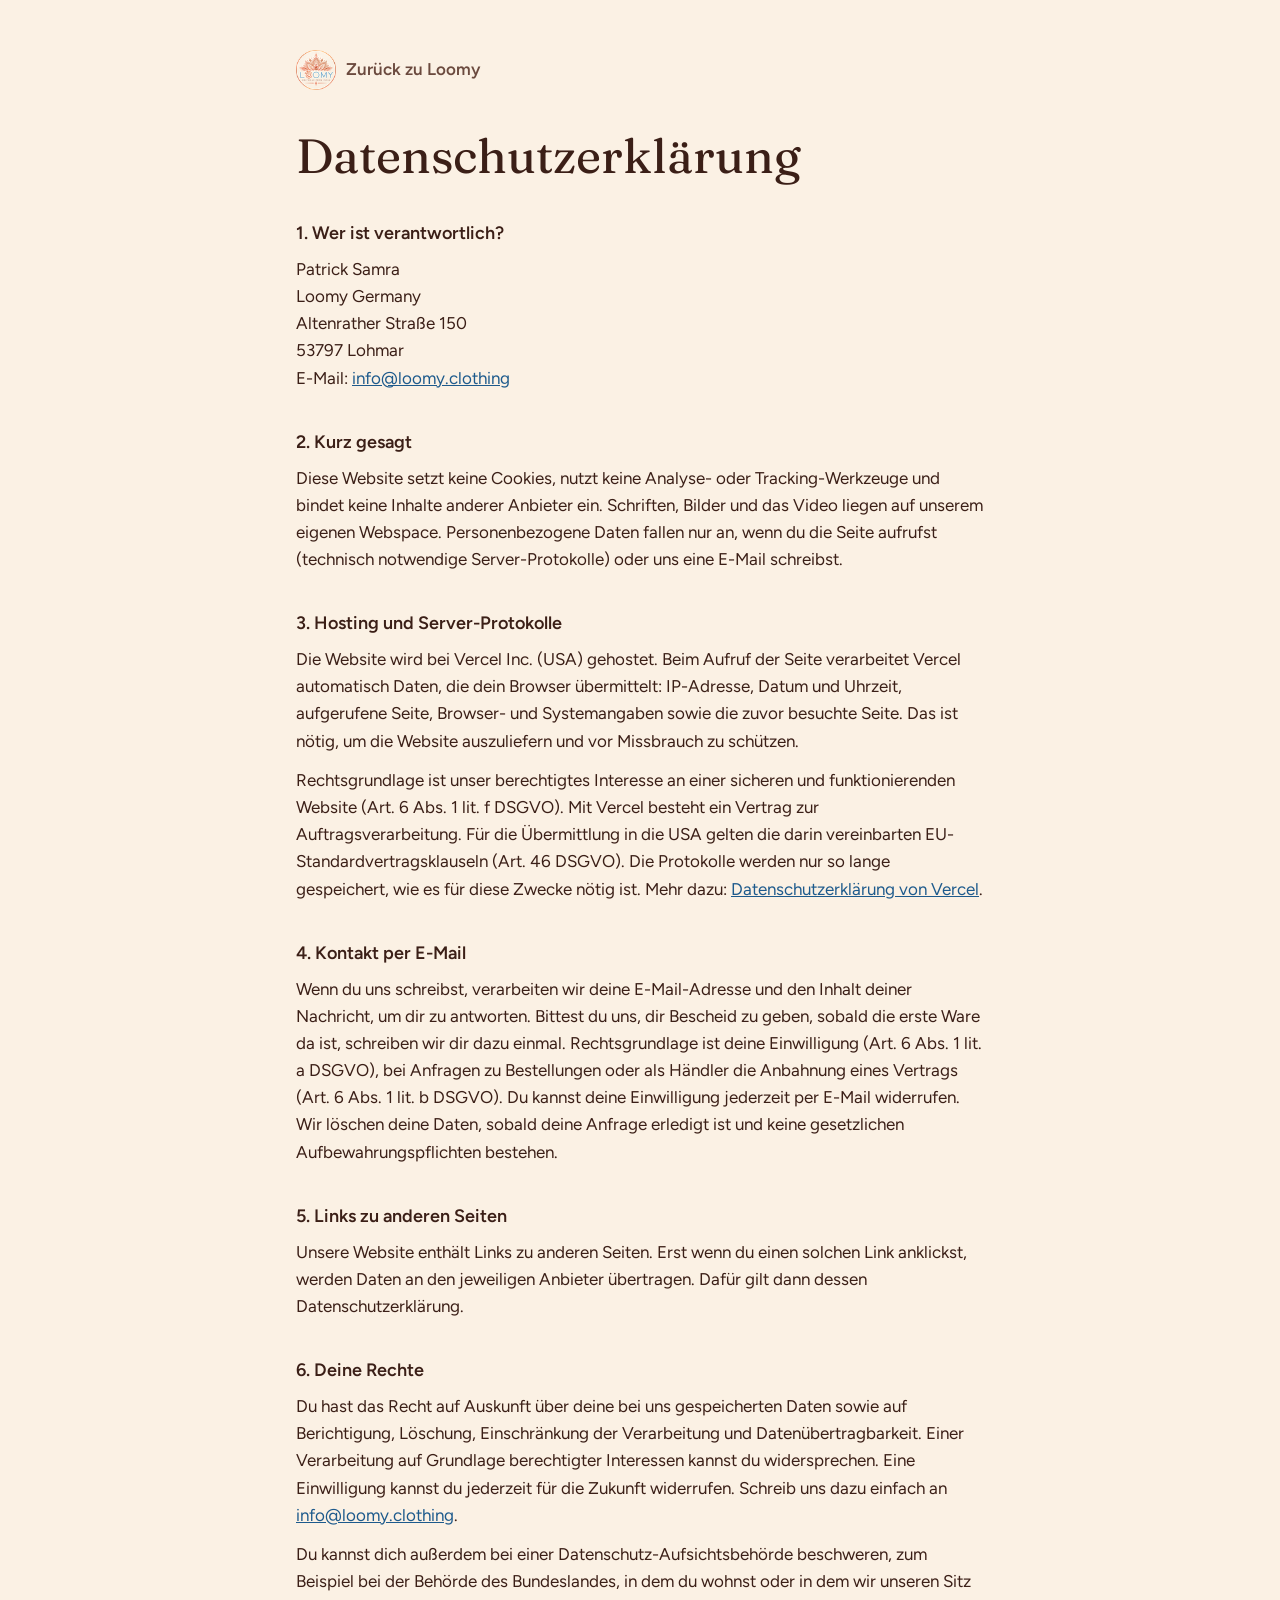
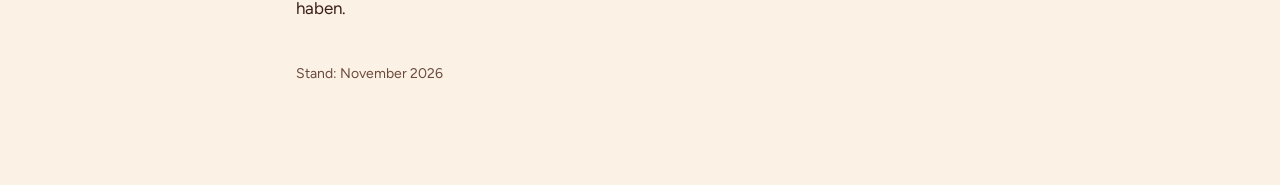
<file: ankuendigung/datenschutz.html>
<!doctype html>
<html lang="de">
<head>
<meta charset="utf-8">
<meta name="viewport" content="width=device-width, initial-scale=1">
<title>Datenschutz – Loomy Germany</title>
<meta name="robots" content="noindex">
<link rel="icon" type="image/png" sizes="64x64" href="img/favicon-64.png">
<link rel="stylesheet" href="legal.css">
</head>
<body>
<main class="legal">
  <a class="back" href="./"><img src="img/favicon-64.png" alt="" width="40" height="40"> Zurück zu Loomy</a>
  <h1>Datenschutzerklärung</h1>

  <h2>1. Wer ist verantwortlich?</h2>
  <p>Patrick Samra<br>Loomy Germany<br>Altenrather Straße 150<br>53797 Lohmar<br>E-Mail: <a href="mailto:info@loomy.clothing">info@loomy.clothing</a></p>

  <h2>2. Kurz gesagt</h2>
  <p>Diese Website setzt keine Cookies, nutzt keine Analyse- oder Tracking-Werkzeuge und bindet keine Inhalte anderer Anbieter ein. Schriften, Bilder und das Video liegen auf unserem eigenen Webspace. Personenbezogene Daten fallen nur an, wenn du die Seite aufrufst (technisch notwendige Server-Protokolle) oder uns eine E-Mail schreibst.</p>

  <h2>3. Hosting und Server-Protokolle</h2>
  <p>Die Website wird bei Vercel Inc. (USA) gehostet. Beim Aufruf der Seite verarbeitet Vercel automatisch Daten, die dein Browser übermittelt: IP-Adresse, Datum und Uhrzeit, aufgerufene Seite, Browser- und Systemangaben sowie die zuvor besuchte Seite. Das ist nötig, um die Website auszuliefern und vor Missbrauch zu schützen.</p>
  <p>Rechtsgrundlage ist unser berechtigtes Interesse an einer sicheren und funktionierenden Website (Art. 6 Abs. 1 lit. f DSGVO). Mit Vercel besteht ein Vertrag zur Auftragsverarbeitung. Für die Übermittlung in die USA gelten die darin vereinbarten EU-Standardvertragsklauseln (Art. 46 DSGVO). Die Protokolle werden nur so lange gespeichert, wie es für diese Zwecke nötig ist. Mehr dazu: <a href="https://vercel.com/legal/privacy-policy" rel="noopener">Datenschutzerklärung von Vercel</a>.</p>

  <h2>4. Kontakt per E-Mail</h2>
  <p>Wenn du uns schreibst, verarbeiten wir deine E-Mail-Adresse und den Inhalt deiner Nachricht, um dir zu antworten. Bittest du uns, dir Bescheid zu geben, sobald die erste Ware da ist, schreiben wir dir dazu einmal. Rechtsgrundlage ist deine Einwilligung (Art. 6 Abs. 1 lit. a DSGVO), bei Anfragen zu Bestellungen oder als Händler die Anbahnung eines Vertrags (Art. 6 Abs. 1 lit. b DSGVO). Du kannst deine Einwilligung jederzeit per E-Mail widerrufen. Wir löschen deine Daten, sobald deine Anfrage erledigt ist und keine gesetzlichen Aufbewahrungspflichten bestehen.</p>

  <h2>5. Links zu anderen Seiten</h2>
  <p>Unsere Website enthält Links zu anderen Seiten. Erst wenn du einen solchen Link anklickst, werden Daten an den jeweiligen Anbieter übertragen. Dafür gilt dann dessen Datenschutzerklärung.</p>

  <h2>6. Deine Rechte</h2>
  <p>Du hast das Recht auf Auskunft über deine bei uns gespeicherten Daten sowie auf Berichtigung, Löschung, Einschränkung der Verarbeitung und Datenübertragbarkeit. Einer Verarbeitung auf Grundlage berechtigter Interessen kannst du widersprechen. Eine Einwilligung kannst du jederzeit für die Zukunft widerrufen. Schreib uns dazu einfach an <a href="mailto:info@loomy.clothing">info@loomy.clothing</a>.</p>
  <p>Du kannst dich außerdem bei einer Datenschutz-Aufsichtsbehörde beschweren, zum Beispiel bei der Behörde des Bundeslandes, in dem du wohnst oder in dem wir unseren Sitz haben.</p>

  <p class="stand">Stand: November 2026</p>
</main>
</body>
</html>
</file>
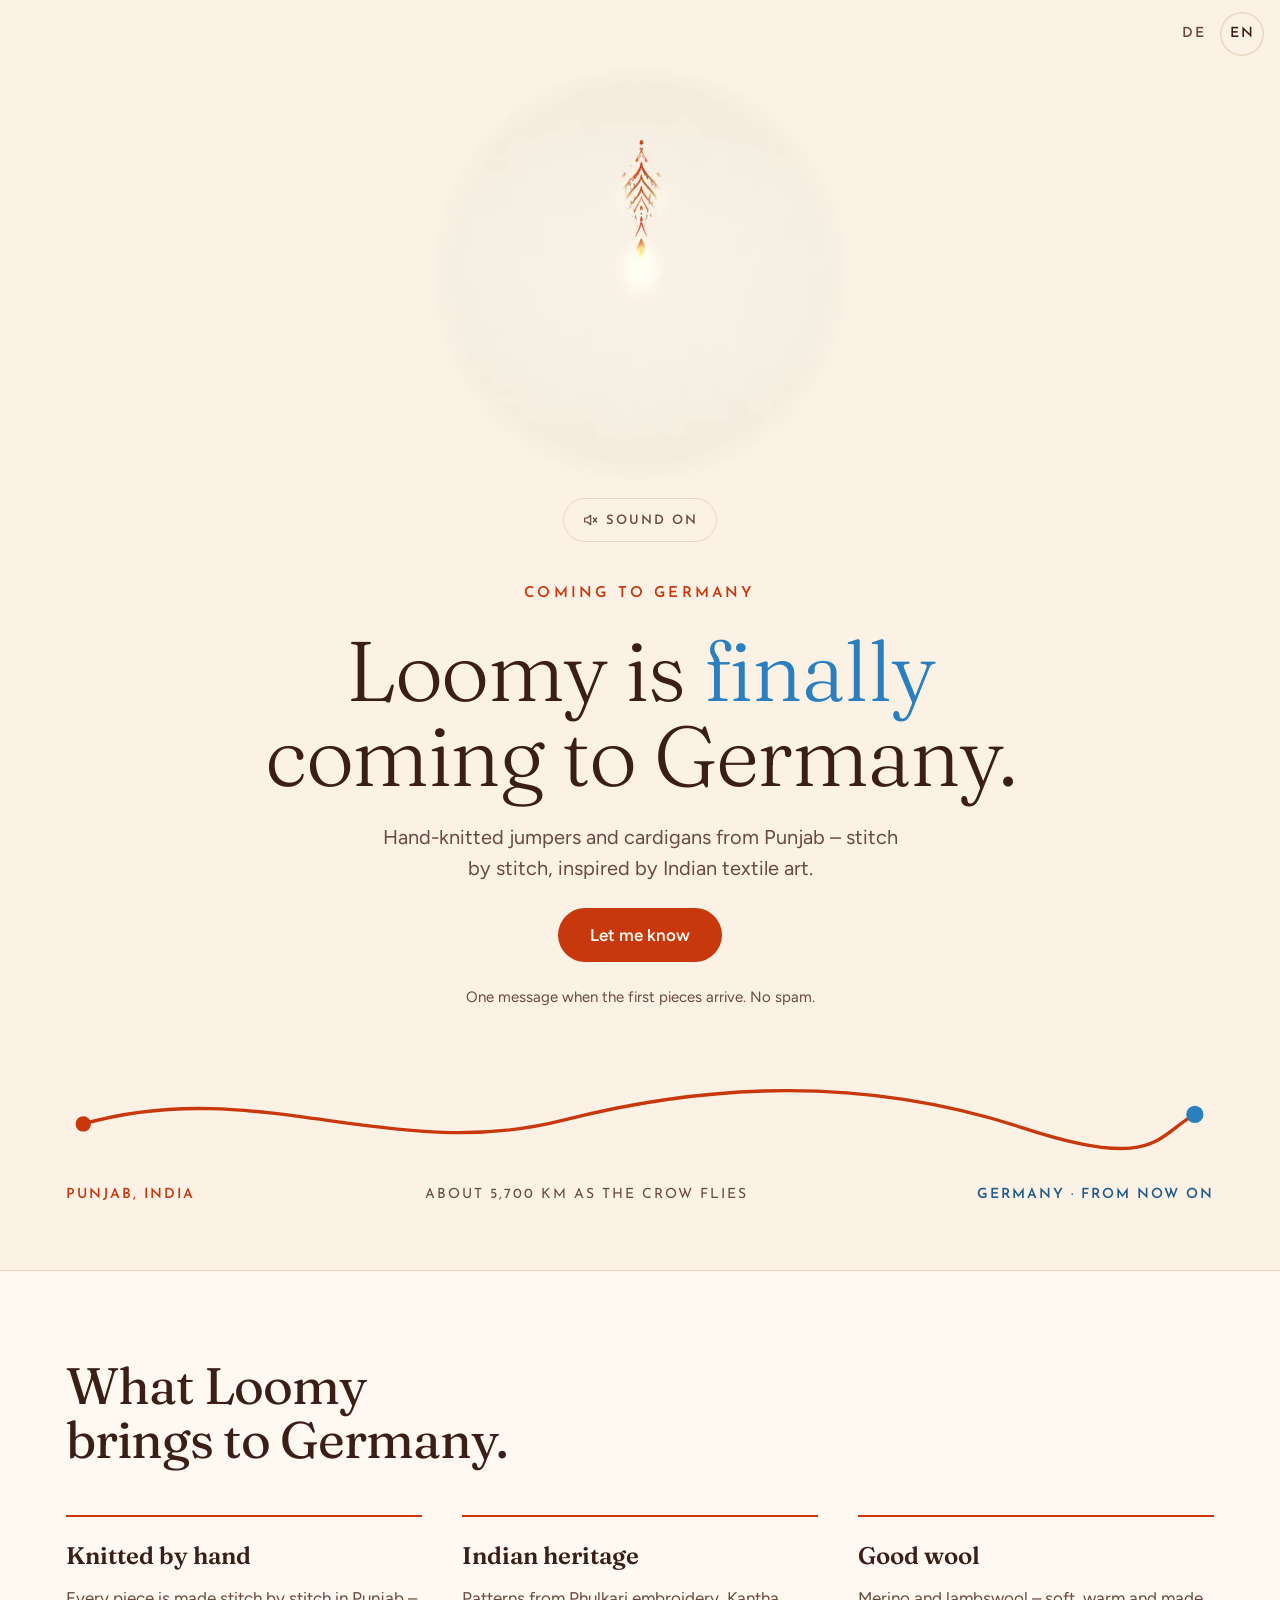
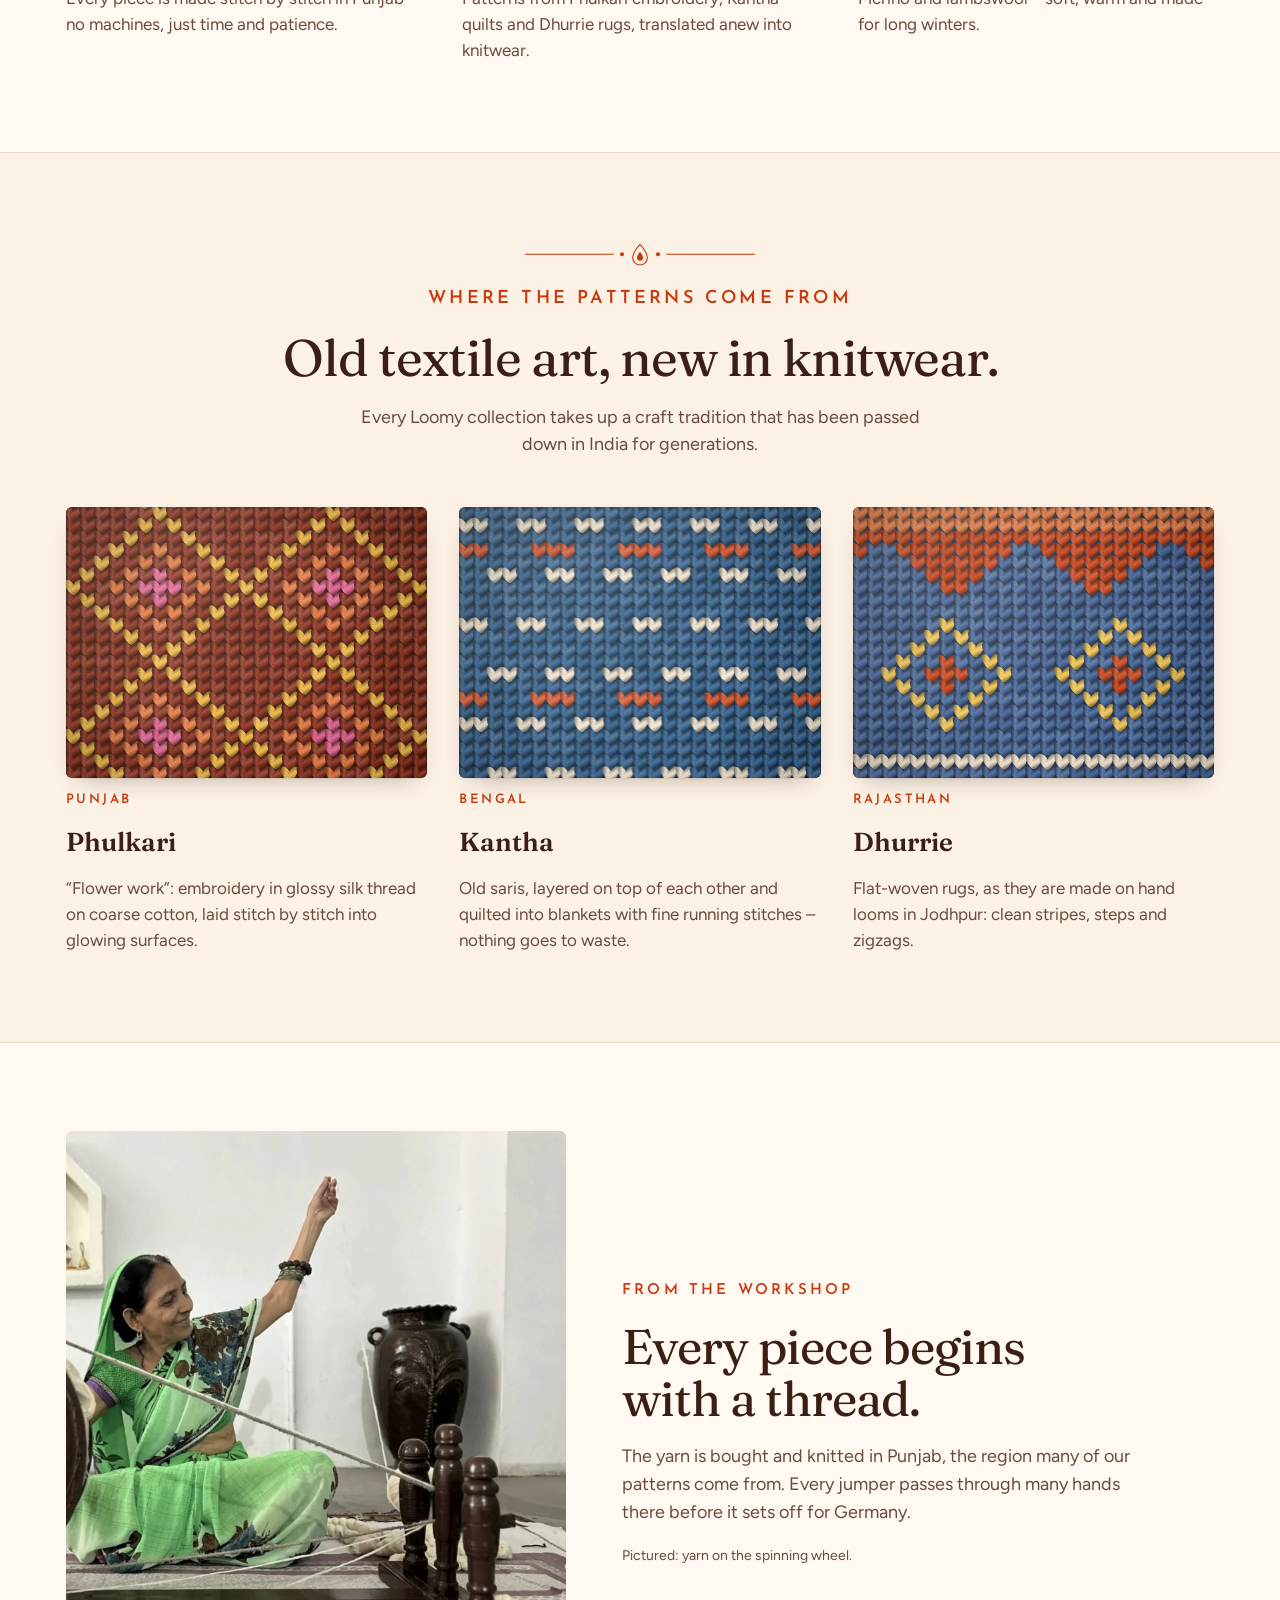
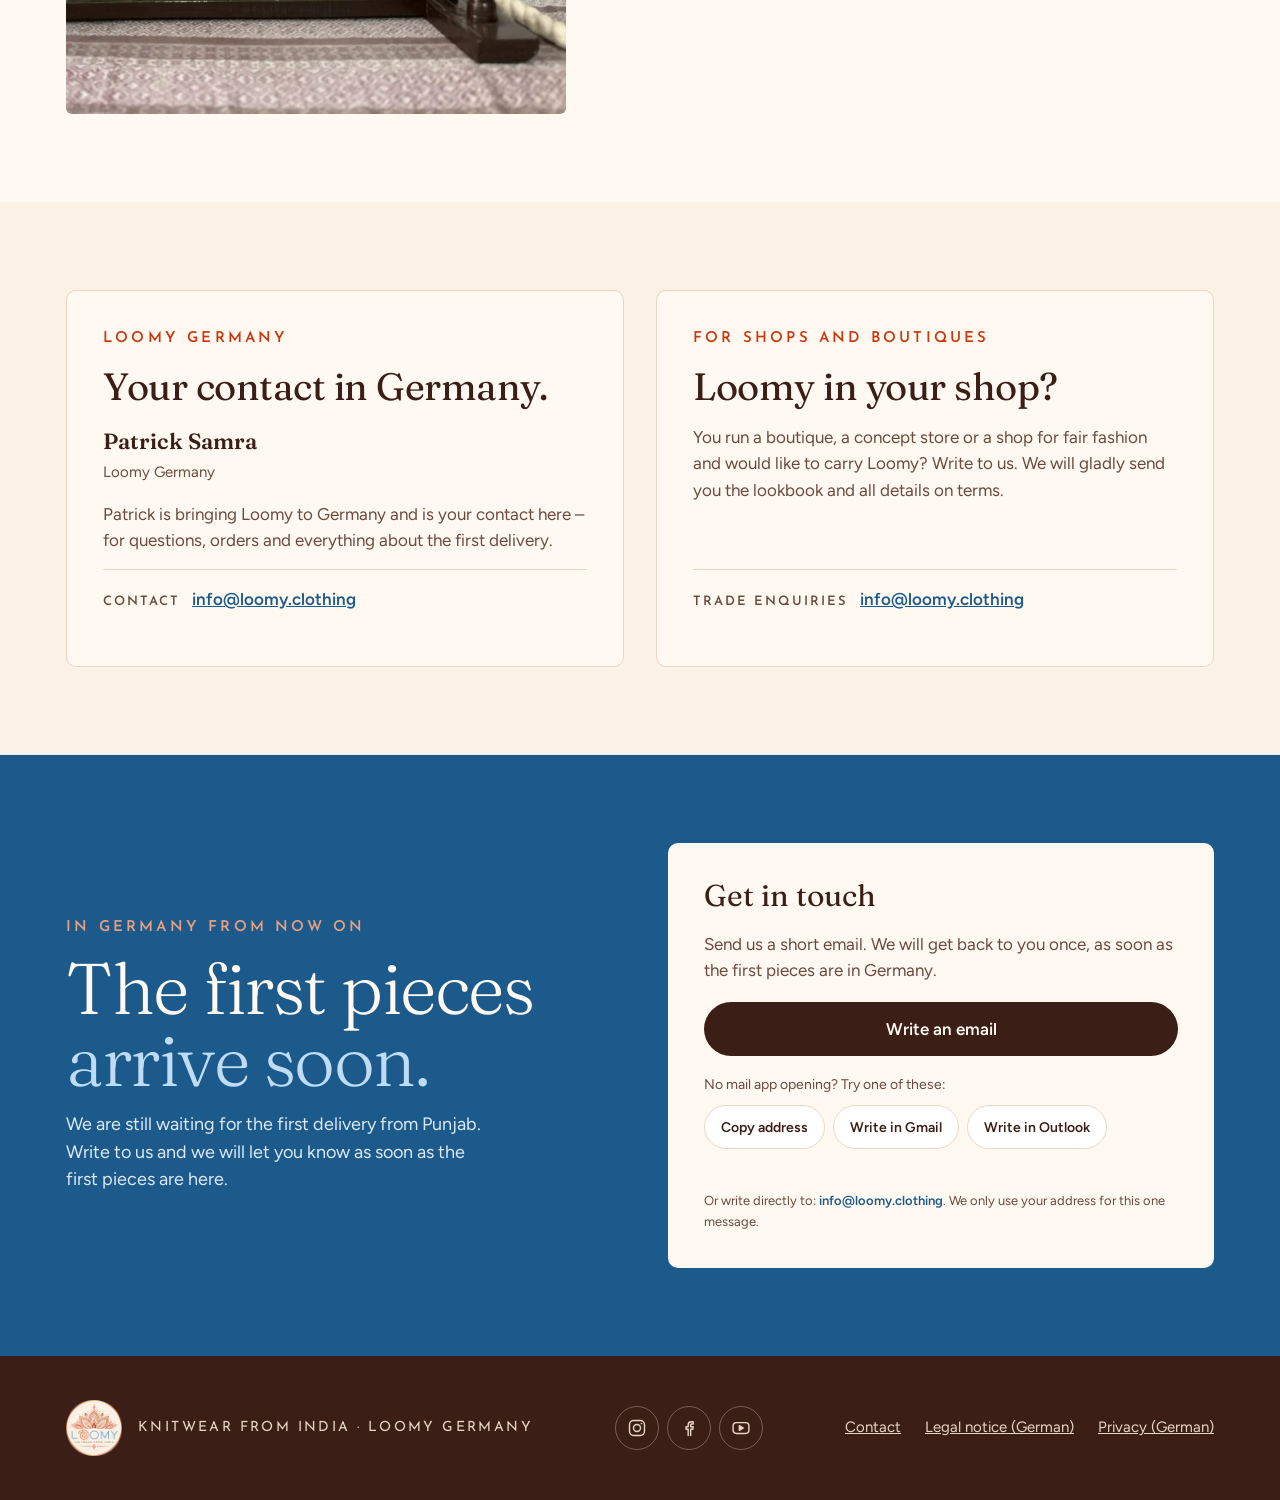
<file: ankuendigung/en.html>
<!doctype html>
<html lang="en">
<head>
<meta charset="utf-8">
<meta name="viewport" content="width=device-width, initial-scale=1, viewport-fit=cover">
<title>Loomy Germany – Hand-knitted in Punjab, coming to Germany</title>
<meta name="description" content="Loomy is coming to Germany: hand-knitted jumpers and cardigans from Punjab, inspired by Indian textile art. The first pieces arrive soon.">
<meta name="theme-color" content="#FBF1E4">
<link rel="canonical" href="https://loomy.clothing/en.html">
<link rel="alternate" hreflang="de" href="https://loomy.clothing/">
<link rel="alternate" hreflang="en" href="https://loomy.clothing/en.html">
<link rel="alternate" hreflang="x-default" href="https://loomy.clothing/">
<meta property="og:type" content="website">
<meta property="og:url" content="https://loomy.clothing/en.html">
<meta property="og:title" content="Loomy is finally coming to Germany">
<meta property="og:description" content="Hand-knitted jumpers and cardigans from Punjab – stitch by stitch, inspired by Indian textile art.">
<meta property="og:image" content="https://loomy.clothing/img/og-loomy.jpg">
<meta property="og:image:width" content="1200">
<meta property="og:image:height" content="630">
<meta property="og:locale" content="en_GB">
<meta name="twitter:card" content="summary_large_image">
<link rel="icon" type="image/png" sizes="64x64" href="img/favicon-64.png">
<link rel="apple-touch-icon" href="img/apple-touch-icon.png">
<link rel="preload" href="fonts/fraunces-latin-300-normal.woff2" as="font" type="font/woff2" crossorigin>
<style>
@font-face{font-family:'Fraunces';font-style:normal;font-weight:300;font-display:swap;src:url(fonts/fraunces-latin-300-normal.woff2) format('woff2')}
@font-face{font-family:'Fraunces';font-style:normal;font-weight:400;font-display:swap;src:url(fonts/fraunces-latin-400-normal.woff2) format('woff2')}
@font-face{font-family:'Fraunces';font-style:normal;font-weight:600;font-display:swap;src:url(fonts/fraunces-latin-600-normal.woff2) format('woff2')}
@font-face{font-family:'Figtree';font-style:normal;font-weight:400;font-display:swap;src:url(fonts/figtree-latin-400-normal.woff2) format('woff2')}
@font-face{font-family:'Figtree';font-style:normal;font-weight:500;font-display:swap;src:url(fonts/figtree-latin-500-normal.woff2) format('woff2')}
@font-face{font-family:'Figtree';font-style:normal;font-weight:600;font-display:swap;src:url(fonts/figtree-latin-600-normal.woff2) format('woff2')}
@font-face{font-family:'Josefin Sans';font-style:normal;font-weight:400;font-display:swap;src:url(fonts/josefin-sans-latin-400-normal.woff2) format('woff2')}
@font-face{font-family:'Noto Sans Gurmukhi';font-style:normal;font-weight:500;font-display:swap;src:url(fonts/noto-sans-gurmukhi-gurmukhi-500-normal.woff2) format('woff2')}
@font-face{font-family:'Josefin Sans';font-style:normal;font-weight:600;font-display:swap;src:url(fonts/josefin-sans-latin-600-normal.woff2) format('woff2')}
/* Layout: the round Loomy badge opens the page on its own cream ground; below it an
   orange thread runs from Punjab to Germany. Then: what is coming (paper),
   countdown + waiting list (deep indigo), footer (deep brown).
   One fixed look taken from the logo, the same in light and dark mode. */
:root{
  --ground:#FBF1E4;      /* cream of the logo */
  --paper:#FFF9F1;
  --ink:#3B1F17;         /* deep brown, like the logo's tagline */
  --ink-soft:#6B4A3E;
  --sindoor:#C8380C;     /* logo orange-red */
  --sindoor-soft:#E9A07F;
  --indigo:#2A7FC0;      /* logo blue */
  --indigo-deep:#1D5A8C;
  --line:#EBD6C4;
  --display:'Fraunces', Georgia, 'Times New Roman', serif;
  --body:'Figtree', system-ui, -apple-system, 'Segoe UI', sans-serif;
  --label:'Josefin Sans', 'Figtree', system-ui, sans-serif;
}
*{box-sizing:border-box}
html{scroll-behavior:smooth}
body{margin:0;background:var(--ground);color:var(--ink);font-family:var(--body);font-size:17px;line-height:1.55}
a{color:var(--indigo-deep)}a:hover{color:var(--sindoor)}
:focus-visible{outline:3px solid var(--indigo);outline-offset:3px}
.wrap{max-width:1180px;margin:0 auto;padding-left:max(16px, env(safe-area-inset-left, 0px));padding-right:max(16px, env(safe-area-inset-right, 0px))}
.label{margin:0;font-family:var(--label);font-size:15px;font-weight:600;letter-spacing:3.2px;text-transform:uppercase}
h1,h2,h3{text-wrap:balance}

/* Opening */
.hero{position:relative;padding-block:64px 64px;display:flex;flex-direction:column;align-items:center;gap:40px;text-align:center}
.badge{width:clamp(220px,30vw,340px);max-width:100%;height:auto;display:block;animation:badgeIn 1.4s cubic-bezier(.2,.7,.2,1) both}
.intro{display:flex;flex-direction:column;align-items:center;gap:24px;max-width:860px}
.intro .label{color:var(--sindoor)}
h1{margin:0;font-family:var(--display);font-weight:300;font-size:clamp(42px,6.6vw,92px);line-height:1;letter-spacing:-1.5px;color:var(--ink)}
h1 em{font-style:normal;color:var(--indigo)}
.lead{margin:0;max-width:540px;font-size:20px;color:var(--ink-soft)}
.btn{display:inline-flex;align-items:center;justify-content:center;min-height:54px;padding:0 32px;border-radius:999px;font:inherit;font-weight:600;text-decoration:none;cursor:pointer;border:none}
.btn-sindoor{background:var(--sindoor);color:var(--paper)}
.btn-sindoor:hover{color:var(--paper);filter:brightness(1.08)}
.hint{font-size:15px;color:var(--ink-soft)}

/* Thread from Punjab to Germany */
.journey{width:100%;display:flex;flex-direction:column;gap:12px;padding-top:8px}
.journey svg{width:100%;max-width:100%;height:auto;display:block;overflow:visible}
.stops{display:flex;flex-wrap:wrap;justify-content:space-between;gap:10px 28px;font-family:var(--label);font-size:14px;letter-spacing:2px;text-transform:uppercase;color:var(--ink-soft)}
.stops .from{color:var(--sindoor);font-weight:600}
.stops .to{color:var(--indigo-deep);font-weight:600}
.thread{stroke-dasharray:1;stroke-dashoffset:1;animation:draw 3.2s cubic-bezier(.45,.05,.3,1) 1s forwards}
.knot{transform-box:fill-box;transform-origin:center;animation:pop .7s ease-out 4.1s both}
.halo{opacity:0;transform-box:fill-box;transform-origin:center;animation:halo 2.6s ease-out 4.5s infinite}
@keyframes badgeIn{from{opacity:0;transform:scale(.92)}to{opacity:1;transform:none}}
@keyframes draw{to{stroke-dashoffset:0}}
@keyframes pop{0%{transform:scale(0)}70%{transform:scale(1.35)}100%{transform:scale(1)}}
@keyframes halo{0%{opacity:.7;transform:scale(1)}100%{opacity:0;transform:scale(2.6)}}
@media (prefers-reduced-motion: reduce){
  .badge,.knot{animation:none}
  .thread{animation:none;stroke-dashoffset:0}
  .halo{animation:none;opacity:0}
}

/* What is coming */
.coming{background:var(--paper);border-top:1px solid var(--line);border-bottom:1px solid var(--line)}
.coming .wrap{padding-block:88px;display:flex;flex-direction:column;gap:48px}
.coming h2{margin:0;max-width:720px;font-family:var(--display);font-weight:400;font-size:clamp(32px,4vw,52px);line-height:1.06;letter-spacing:-1px}
.points{display:grid;grid-template-columns:repeat(auto-fit,minmax(240px,1fr));gap:40px}
.point{display:flex;flex-direction:column;gap:10px;padding-top:20px;border-top:2px solid var(--sindoor);min-width:0}
.point h3{margin:0;font-family:var(--display);font-weight:600;font-size:24px}
.point p{margin:0;color:var(--ink-soft);max-width:36ch}

/* Ornament, after the small divider at the foot of the logo */
.ornament{display:flex;justify-content:center}
.ornament svg{width:min(360px,80%);height:auto;display:block}

/* Where the patterns come from */
.muster .wrap{padding-block:88px;display:flex;flex-direction:column;gap:48px}
.muster-head{display:flex;flex-direction:column;align-items:center;gap:18px;text-align:center}
.muster-head .label{color:var(--sindoor)}
.muster-head h2{margin:0;max-width:760px;font-family:var(--display);font-weight:400;font-size:clamp(32px,4vw,52px);line-height:1.06;letter-spacing:-1px}
.muster-head p{margin:0;max-width:600px;color:var(--ink-soft);font-size:18px}
.samples{display:grid;grid-template-columns:repeat(auto-fit,minmax(260px,1fr));gap:40px 32px}
.sample{display:flex;flex-direction:column;gap:12px;min-width:0}
.cloth{display:block;width:100%;max-width:100%;height:auto;aspect-ratio:4/3;border-radius:6px;box-shadow:0 1px 0 rgba(59,31,23,.06), 0 10px 24px -14px rgba(59,31,23,.45)}
.sample .origin{margin:0;font-family:var(--label);font-size:13px;font-weight:600;letter-spacing:2.4px;text-transform:uppercase;color:var(--sindoor)}
.sample h3{margin:0;font-family:var(--display);font-weight:600;font-size:26px}
.sample p{margin:0;color:var(--ink-soft);max-width:38ch}
/* Phulkari: golden silk darning in a diamond lattice on madder-red cotton */
.phulkari{background-color:#7E2513;background-image:
  repeating-linear-gradient(45deg,transparent 0 15px,#F0B43A 15px 17px),
  repeating-linear-gradient(-45deg,transparent 0 15px,#F0B43A 15px 17px),
  repeating-linear-gradient(0deg,rgba(240,180,58,.30) 0 1px,transparent 1px 4px)}
/* Kantha: rows of running stitch on soft indigo cloth */
.kantha{background-color:#2F5F8E;background-image:
  repeating-linear-gradient(90deg,#2F5F8E 0 7px,transparent 7px 17px),
  repeating-linear-gradient(0deg,transparent 0 11px,#F6E8D6 11px 13px,transparent 13px 24px,#E2683A 24px 26px)}
/* Dhurrie: flat-woven bands with a stepped tooth border */
.dhurrie{background-color:#F3E3CC;background-image:
  linear-gradient(135deg,#C8380C 25%,transparent 25%),
  linear-gradient(225deg,#C8380C 25%,transparent 25%),
  repeating-linear-gradient(0deg,#1D5A8C 0 20px,#F3E3CC 20px 30px,#E2A23A 30px 34px,#F3E3CC 34px 56px);
  background-size:28px 56px,28px 56px,auto;background-position:-14px 0,-14px 0,0 0}

/* Atelier */
.atelier{background:var(--paper);border-top:1px solid var(--line)}
.atelier .wrap{padding-block:88px;display:flex;flex-wrap:wrap;align-items:center;gap:56px}
.atelier img{flex:1 1 360px;min-width:0;width:100%;max-width:500px;aspect-ratio:6/7;object-fit:cover;border-radius:6px;display:block}
.atelier .text{flex:1 1 360px;min-width:0;display:flex;flex-direction:column;gap:18px}
.atelier .label{color:var(--sindoor)}
.atelier h2{margin:0;font-family:var(--display);font-weight:400;font-size:clamp(32px,3.8vw,50px);line-height:1.08;letter-spacing:-1px}
.atelier p.body{margin:0;max-width:44ch;font-size:18px;color:var(--ink-soft)}
.atelier .caption{margin:0;font-size:14px;color:var(--ink-soft)}

/* Loomy Germany: contact person + retailers */
.team .wrap{padding-block:88px;display:grid;grid-template-columns:repeat(auto-fit,minmax(320px,1fr));gap:32px}
.panel{min-width:0;padding:36px;background:var(--paper);border:1px solid var(--line);border-radius:10px;display:flex;flex-direction:column;gap:16px}
.panel .label{color:var(--sindoor)}
.panel h2{margin:0;font-family:var(--display);font-weight:400;font-size:clamp(28px,3vw,38px);line-height:1.1;letter-spacing:-.5px}
.panel p.body{margin:0;max-width:44ch;color:var(--ink-soft)}
.person{display:flex;align-items:center;gap:18px}
.avatar{width:96px;height:96px;flex:none;border-radius:999px;border:1.5px dashed var(--sindoor-soft);display:flex;align-items:center;justify-content:center;font-size:12px;line-height:1.3;text-align:center;color:var(--ink-soft);background:var(--ground)}
.person strong{display:block;font-family:var(--display);font-weight:600;font-size:22px}
.person span{font-size:15px;color:var(--ink-soft)}
.contact{margin-top:auto;padding-top:16px;border-top:1px solid var(--line);display:flex;flex-wrap:wrap;gap:4px 12px;align-items:baseline}
.contact b{font-family:var(--label);font-size:13px;font-weight:600;letter-spacing:2px;text-transform:uppercase;color:var(--ink-soft)}
.contact span{font-weight:600;color:var(--indigo-deep);user-select:all;overflow-wrap:anywhere}

/* Countdown + waiting list */
.list{background:var(--indigo-deep);color:var(--paper)}
.list .wrap{padding-block:88px;display:flex;flex-wrap:wrap;align-items:center;gap:56px}
.count{flex:1 1 400px;min-width:0;display:flex;flex-direction:column;gap:14px}
.count .label{color:var(--sindoor-soft)}
.big{margin:0;font-family:var(--display);font-weight:300;font-size:clamp(42px,5.6vw,80px);line-height:1;letter-spacing:-1.5px;text-wrap:balance}
.big em{font-style:normal;color:#BFDCF4}
.count .sub{margin:0;max-width:420px;font-size:18px;color:#DCE9F5}
.card{flex:1 1 400px;min-width:0;padding:36px;background:var(--paper);color:var(--ink);border-radius:10px;display:flex;flex-direction:column;gap:18px}
.card h2{margin:0;font-family:var(--display);font-weight:400;font-size:30px;line-height:1.15}
.stack{display:flex;flex-direction:column;gap:18px}
.field{display:flex;flex-direction:column;gap:8px}
.field label{font-size:15px;font-weight:600}
.field input{min-height:52px;padding:0 18px;border-radius:10px;border:1.5px solid var(--line);font:inherit;color:var(--ink);background:#FFFFFF}
.consent{display:flex;align-items:flex-start;gap:12px;font-size:14px;line-height:1.5;color:var(--ink-soft);cursor:pointer}
.consent input{width:22px;height:22px;margin:1px 0 0;flex:none;accent-color:var(--indigo-deep)}
.err{margin:0;font-size:14px;font-weight:600;color:var(--sindoor)}
.btn-ink{background:var(--ink);color:var(--paper)}
.btn-ink:hover{filter:brightness(1.25)}
.note{margin:0;font-size:13px;color:var(--ink-soft)}
.alt{display:flex;flex-direction:column;gap:10px;font-size:14px;color:var(--ink-soft)}
.alt-row{display:flex;flex-wrap:wrap;gap:8px}
.chip{display:inline-flex;align-items:center;min-height:44px;padding:0 16px;border:1.5px solid var(--line);border-radius:999px;background:#FFFFFF;font:inherit;font-size:14px;font-weight:600;color:var(--ink);text-decoration:none;cursor:pointer}
.chip:hover{border-color:var(--indigo-deep);color:var(--indigo-deep)}
.chip:focus-visible{outline:3px solid var(--indigo-deep);outline-offset:2px}
.copied{min-height:1em;font-weight:600;color:var(--indigo-deep)}
.done{display:flex;flex-direction:column;gap:14px;padding-block:8px}
.done img{width:84px;height:84px;display:block}
.done p{margin:0;color:var(--ink-soft)}

footer{background:var(--ink);color:#E8D5C6}
footer .wrap{padding-block:44px;display:flex;flex-wrap:wrap;align-items:center;justify-content:space-between;gap:24px;font-size:15px}
footer .brand{display:flex;align-items:center;gap:16px;text-decoration:none}
footer .brand img{transition:transform .3s ease}
footer .brand:hover img{transform:translateY(-4px)}
@media (prefers-reduced-motion: reduce){footer .brand img{transition:none}}
footer img{width:56px;height:56px;display:block}
footer .brand p{margin:0;font-family:var(--label);font-size:14px;letter-spacing:2.4px;text-transform:uppercase}
footer nav{display:flex;flex-wrap:wrap;gap:24px}
footer a{color:#E8D5C6}footer a:hover{color:var(--sindoor-soft)}
.social{display:flex;gap:8px}
.social a{display:inline-flex;align-items:center;justify-content:center;width:44px;height:44px;border-radius:999px;border:1px solid rgba(232,213,198,.35)}
.social a:hover{border-color:var(--sindoor-soft)}
.social svg{width:20px;height:20px;display:block}

/* Intro film: the logo animation, cut round so it melts into the page */
.intro-film{display:flex;flex-direction:column;align-items:center;gap:14px}
.film{display:block;width:clamp(240px,36vw,420px);max-width:100%;height:auto;aspect-ratio:1/1;object-fit:cover;background:var(--ground);
  -webkit-mask-image:radial-gradient(circle closest-side,#000 90%,transparent 99%);mask-image:radial-gradient(circle closest-side,#000 90%,transparent 99%)}
.sound{display:inline-flex;align-items:center;gap:8px;min-height:44px;padding:0 18px;border-radius:999px;border:1px solid var(--line);background:transparent;color:var(--ink-soft);font-family:var(--label);font-size:13px;font-weight:600;letter-spacing:2px;text-transform:uppercase;cursor:pointer}
.sound:hover{color:var(--sindoor);border-color:var(--sindoor-soft)}
.sound svg{width:16px;height:16px}
.sound [hidden]{display:none}
/* Language switch */
.lang{position:absolute;z-index:10;top:max(12px,env(safe-area-inset-top,0px));right:max(16px,env(safe-area-inset-right,0px));display:flex;gap:4px;font-family:var(--label);font-size:14px;font-weight:600;letter-spacing:2px}
.lang a{display:inline-flex;align-items:center;justify-content:center;min-width:44px;min-height:44px;border-radius:999px;color:var(--ink-soft);text-decoration:none}
.lang a:hover{color:var(--sindoor)}
.lang a[aria-current]{color:var(--ink);box-shadow:inset 0 0 0 1.5px var(--line)}
/* Greeting in Punjabi, at the start of the thread */
.greet{display:flex;flex-direction:column;align-items:center;gap:6px;text-align:center}
.greet .pa{margin:0;font-family:'Noto Sans Gurmukhi',var(--body);font-weight:500;font-size:clamp(24px,3vw,32px);line-height:1.5;color:var(--sindoor)}
.greet .tr{margin:0;font-size:15px;color:var(--ink-soft)}
.sound[aria-pressed="true"]{color:var(--sindoor);border-color:var(--sindoor-soft)}
.card p{margin:0;color:var(--ink-soft)}
.mailtext{font-weight:600;color:var(--indigo-deep);user-select:all;overflow-wrap:anywhere}
.contact a{font-weight:600;overflow-wrap:anywhere}
</style>
</head>
<body>
<nav class="lang" aria-label="Language"><a href="./" hreflang="de" lang="de">DE</a><a href="en.html" hreflang="en" lang="en" aria-current="page">EN</a></nav>

<section class="wrap hero">
  <div class="intro-film">
    <video id="introVideo" class="film" muted playsinline preload="auto" poster="img/loomy-intro-poster.webp" aria-label="Logo animation: the Loomy logo takes shape">
      <source src="video/loomy-intro.webm" type="video/webm">
      <source src="video/loomy-intro.mp4" type="video/mp4">
    </video>
    <button type="button" class="sound" id="soundBtn" aria-pressed="false">
      <svg class="ico-off" viewBox="0 0 24 24" fill="none" stroke="currentColor" stroke-width="1.8" stroke-linecap="round" stroke-linejoin="round" aria-hidden="true"><path d="M4 9v6h4l5 4V5L8 9H4z"/><path d="M17 9l5 6M22 9l-5 6"/></svg>
      <svg class="ico-on" viewBox="0 0 24 24" fill="none" stroke="currentColor" stroke-width="1.8" stroke-linecap="round" stroke-linejoin="round" aria-hidden="true" hidden><path d="M4 9v6h4l5 4V5L8 9H4z"/><path d="M16.5 8.5a5 5 0 0 1 0 7"/><path d="M19 6a9 9 0 0 1 0 12"/></svg>
      <span>Sound on</span>
    </button>
  </div>

  <div class="intro">
    <p class="label">Coming to Germany</p>
    <h1>Loomy is <em>finally</em> coming to Germany.</h1>
    <p class="lead">Hand-knitted jumpers and cardigans from Punjab – stitch by stitch, inspired by Indian textile art.</p>
    <a class="btn btn-sindoor" href="#liste">Let me know</a>
    <span class="hint">One message when the first pieces arrive. No spam.</span>
  </div>

  <div class="journey">
    <svg viewBox="0 0 1200 120" role="img" aria-label="A thread runs from Punjab all the way to Germany">
      <circle cx="18" cy="70" r="8" fill="#C8380C"></circle>
      <path class="thread" pathLength="1" d="M18 70 C200 18 340 112 520 66 S860 28 1000 74 S1140 82 1180 60" fill="none" stroke="#C8380C" stroke-width="3.5" stroke-linecap="round"></path>
      <circle class="halo" cx="1180" cy="60" r="10" fill="none" stroke="#2A7FC0" stroke-width="2"></circle>
      <circle class="knot" cx="1180" cy="60" r="9" fill="#2A7FC0"></circle>
    </svg>
    <div class="stops">
      <span class="from">Punjab, India</span>
      <span>about 5,700 km as the crow flies</span>
      <span class="to">Germany · from now on</span>
    </div>
  </div>

</section>

<section class="coming">
  <div class="wrap">
    <h2>What Loomy brings to Germany.</h2>
    <div class="points">
      <div class="point">
        <h3>Knitted by hand</h3>
        <p>Every piece is made stitch by stitch in Punjab – no machines, just time and patience.</p>
      </div>
      <div class="point">
        <h3>Indian heritage</h3>
        <p>Patterns from Phulkari embroidery, Kantha quilts and Dhurrie rugs, translated anew into knitwear.</p>
      </div>
      <div class="point">
        <h3>Good wool</h3>
        <p>Merino and lambswool – soft, warm and made for long winters.</p>
      </div>
    </div>
  </div>
</section>

<section class="muster">
  <div class="wrap">
    <div class="muster-head">
      <div class="ornament" aria-hidden="true">
        <svg viewBox="0 0 360 40">
          <line x1="8" y1="20" x2="140" y2="20" stroke="#C8380C" stroke-width="1.6" stroke-linecap="round"></line>
          <circle cx="153" cy="20" r="3" fill="#C8380C"></circle>
          <path d="M180 5 C187 13 191 19 191 25 A11 11 0 0 1 169 25 C169 19 173 13 180 5 Z" fill="none" stroke="#C8380C" stroke-width="1.6"></path>
          <path d="M180 16 C182.5 19 184.5 22 184.5 25 A4.5 4.5 0 0 1 175.5 25 C175.5 22 177.5 19 180 16 Z" fill="#C8380C"></path>
          <circle cx="207" cy="20" r="3" fill="#C8380C"></circle>
          <line x1="220" y1="20" x2="352" y2="20" stroke="#C8380C" stroke-width="1.6" stroke-linecap="round"></line>
        </svg>
      </div>
      <p class="label">Where the patterns come from</p>
      <h2>Old textile art, new in knitwear.</h2>
      <p>Every Loomy collection takes up a craft tradition that has been passed down in India for generations.</p>
    </div>
    <div class="samples">
      <article class="sample">
        <canvas class="cloth phulkari" data-knit="phulkari" role="img" aria-label="Knitted swatch in the style of Phulkari embroidery: golden diamonds with pink centres on red"></canvas>
        <p class="origin">Punjab</p>
        <h3>Phulkari</h3>
        <p>“Flower work”: embroidery in glossy silk thread on coarse cotton, laid stitch by stitch into glowing surfaces.</p>
      </article>
      <article class="sample">
        <canvas class="cloth kantha" data-knit="kantha" role="img" aria-label="Knitted swatch in the style of Kantha quilting: rows of short stitches on indigo"></canvas>
        <p class="origin">Bengal</p>
        <h3>Kantha</h3>
        <p>Old saris, layered on top of each other and quilted into blankets with fine running stitches – nothing goes to waste.</p>
      </article>
      <article class="sample">
        <canvas class="cloth dhurrie" data-knit="dhurrie" role="img" aria-label="Knitted swatch in the style of a Dhurrie rug: zigzag border and stepped diamonds on blue"></canvas>
        <p class="origin">Rajasthan</p>
        <h3>Dhurrie</h3>
        <p>Flat-woven rugs, as they are made on hand looms in Jodhpur: clean stripes, steps and zigzags.</p>
      </article>
    </div>
  </div>
</section>

<section class="atelier">
  <div class="wrap">
    <img src="img/atelier-spinnrad.webp" alt="A woman in a green sari spins yarn on a wooden spinning wheel" loading="lazy">
    <div class="text">
      <p class="label">From the workshop</p>
      <h2>Every piece begins with a thread.</h2>
      <p class="body">The yarn is bought and knitted in Punjab, the region many of our patterns come from. Every jumper passes through many hands there before it sets off for Germany.</p>
      <p class="caption">Pictured: yarn on the spinning wheel.</p>
    </div>
  </div>
</section>

<section class="team" id="kontakt">
  <div class="wrap">
    <article class="panel">
      <p class="label">Loomy Germany</p>
      <h2>Your contact in Germany.</h2>
      <div class="person">
        <div>
          <strong>Patrick Samra</strong>
          <span>Loomy Germany</span>
        </div>
      </div>
      <p class="body">Patrick is bringing Loomy to Germany and is your contact here – for questions, orders and everything about the first delivery.</p>
      <p class="contact"><b>Contact</b><a href="mailto:info@loomy.clothing">info@loomy.clothing</a></p>
    </article>
    <article class="panel">
      <p class="label">For shops and boutiques</p>
      <h2>Loomy in your shop?</h2>
      <p class="body">You run a boutique, a concept store or a shop for fair fashion and would like to carry Loomy? Write to us. We will gladly send you the lookbook and all details on terms.</p>
      <p class="contact"><b>Trade enquiries</b><a href="mailto:info@loomy.clothing?subject=Trade%20enquiry%20Loomy">info@loomy.clothing</a></p>
    </article>
  </div>
</section>

<section class="list" id="liste">
  <div class="wrap">
    <div class="count">
      <p class="label">In Germany from now on</p>
      <p class="big">The first pieces <em>arrive soon.</em></p>
      <p class="sub">We are still waiting for the first delivery from Punjab. Write to us and we will let you know as soon as the first pieces are here.</p>
    </div>

    <div class="card">
      <h2>Get in touch</h2>
      <p>Send us a short email. We will get back to you once, as soon as the first pieces are in Germany.</p>
      <a class="btn btn-ink" href="mailto:info@loomy.clothing?subject=Loomy%20%E2%80%93%20please%20let%20me%20know&amp;body=Hi%20Patrick%2C%0A%0Aplease%20let%20me%20know%20as%20soon%20as%20Loomy%20is%20available%20in%20Germany.">Write an email</a>
      <div class="alt">
        <span>No mail app opening? Try one of these:</span>
        <div class="alt-row">
          <button type="button" class="chip" id="copyMail" data-mail="info@loomy.clothing">Copy address</button>
          <a class="chip" target="_blank" rel="noopener" href="https://mail.google.com/mail/?view=cm&amp;fs=1&amp;to=info@loomy.clothing&amp;su=Loomy%20%E2%80%93%20please%20let%20me%20know&amp;body=Hi%20Patrick%2C%0A%0Aplease%20let%20me%20know%20as%20soon%20as%20Loomy%20is%20available%20in%20Germany.">Write in Gmail</a>
          <a class="chip" target="_blank" rel="noopener" href="https://outlook.live.com/mail/0/deeplink/compose?to=info@loomy.clothing&amp;subject=Loomy%20%E2%80%93%20please%20let%20me%20know&amp;body=Hi%20Patrick%2C%0A%0Aplease%20let%20me%20know%20as%20soon%20as%20Loomy%20is%20available%20in%20Germany.">Write in Outlook</a>
        </div>
        <span class="copied" id="copyMsg" role="status" aria-live="polite"></span>
      </div>
      <p class="note">Or write directly to: <span class="mailtext">info@loomy.clothing</span>. We only use your address for this one message.</p>
    </div>
  </div>
</section>

<footer>
  <div class="wrap">
    <a class="brand" href="#" title="Back to top">
      <img src="img/loomy-badge.webp" alt="Loomy – back to top">
      <p>Knitwear from India · Loomy Germany</p>
    </a>
    <nav class="social" aria-label="Social Media">
      <a href="https://www.instagram.com/loomy_germany/" target="_blank" rel="noopener" aria-label="Loomy Germany auf Instagram" title="Instagram"><svg viewBox="0 0 24 24" fill="none" stroke="currentColor" stroke-width="1.7" stroke-linecap="round" stroke-linejoin="round" aria-hidden="true"><rect x="3" y="3" width="18" height="18" rx="5"/><circle cx="12" cy="12" r="4.2"/><circle cx="17.3" cy="6.7" r="1" fill="currentColor" stroke="none"/></svg></a>
      <a href="https://www.facebook.com/share/1DFY4FpsPG" target="_blank" rel="noopener" aria-label="Loomy Germany auf Facebook" title="Facebook"><svg viewBox="0 0 24 24" fill="none" stroke="currentColor" stroke-width="1.7" stroke-linecap="round" stroke-linejoin="round" aria-hidden="true"><path d="M14 21v-7.5h2.6l.4-3H14V8.7c0-.9.3-1.5 1.6-1.5H17V4.5c-.3 0-1.2-.1-2.3-.1-2.3 0-3.7 1.4-3.7 3.9v2.2H8.5v3H11V21"/></svg></a>
      <a href="https://www.youtube.com/@loomygermany" target="_blank" rel="noopener" aria-label="Loomy Germany auf YouTube" title="YouTube"><svg viewBox="0 0 24 24" fill="none" stroke="currentColor" stroke-width="1.7" stroke-linecap="round" stroke-linejoin="round" aria-hidden="true"><rect x="2.5" y="5.5" width="19" height="13" rx="4"/><path d="M10 9.2v5.6l4.8-2.8z" fill="currentColor"/></svg></a>
    </nav>
    <nav aria-label="Legal">
      <a href="#kontakt">Contact</a>
      <a href="impressum.html">Legal notice (German)</a>
      <a href="datenschutz.html">Privacy (German)</a>
    </nav>
  </div>
</footer>

<script>
// Knitted swatches: every stitch drawn as a "V" of two shaded legs, from a colourwork chart.
(function () {
  const PALETTES = {
    phulkari: ['#8A2A16', '#F0B43A', '#E8743A', '#E35A8C'],
    kantha:   ['#2F5F8E', '#F3E6D2', '#D9532B'],
    dhurrie:  ['#3C5F96', '#C8380C', '#E8743A', '#F0C24A', '#F3E3CC']
  };
  const CHARTS = {
    // diamond lattice with a pink heart in every diamond (Phulkari "bagh" field)
    phulkari(c, r) {
      const x = Math.abs((c % 12) - 6), y = Math.abs((r % 12) - 6), d = x + y;
      if (d === 6) return 1;
      if (d === 3) return 2;
      if (d <= 1) return 3;
      return 0;
    },
    // rows of short running stitches, offset row to row, with a red row now and then
    kantha(c, r) {
      const band = Math.floor(r / 4);
      if (r % 4 === 1) return ((c + band * 2) % 4 < 2) ? 1 : 0;
      if (r % 12 === 3) return ((c + 1) % 6 < 3) ? 2 : 0;
      return 0;
    },
    // rug bands: border line, tooth border, stepped diamonds, cream line
    dhurrie(c, r) {
      const R = r % 24;
      if (R === 0 || R === 1) return 2;
      if (R >= 2 && R <= 6) { const k = R - 2, m = c % 10; return (m >= k && m <= 9 - k) ? 1 : 0; }
      if (R >= 9 && R <= 17) {
        const x = Math.abs((c % 12) - 6), y = Math.abs(R - 13), d = x + y;
        if (d === 4) return 3;
        if (d <= 1) return 1;
        return 0;
      }
      if (R === 20) return 4;
      return 0;
    }
  };

  const rgbCache = {};
  function rgb(hex) {
    if (!rgbCache[hex]) { const n = parseInt(hex.slice(1), 16); rgbCache[hex] = [n >> 16, (n >> 8) & 255, n & 255]; }
    return rgbCache[hex];
  }
  function shade(hex, f) {
    const [r, g, b] = rgb(hex);
    const t = f < 0 ? 0 : 255, p = Math.min(1, Math.abs(f));
    return 'rgb(' + Math.round(r + (t - r) * p) + ',' + Math.round(g + (t - g) * p) + ',' + Math.round(b + (t - b) * p) + ')';
  }
  function rng(seed) {
    return function () {
      seed = (seed + 0x6D2B79F5) | 0;
      let t = Math.imul(seed ^ (seed >>> 15), 1 | seed);
      t = (t + Math.imul(t ^ (t >>> 7), 61 | t)) ^ t;
      return ((t ^ (t >>> 14)) >>> 0) / 4294967296;
    };
  }

  function leg(ctx, x, y, W, H, rot, col, v) {
    const rx = W * 0.27, ry = H * 0.68;
    ctx.save();
    ctx.translate(x, y);
    ctx.rotate(rot);
    ctx.beginPath();
    ctx.ellipse(0, 0, rx, ry, 0, 0, Math.PI * 2);
    const g = ctx.createLinearGradient(-rx, -ry * 0.3, rx, ry * 0.3);
    g.addColorStop(0, shade(col, v - 0.42));
    g.addColorStop(0.38, shade(col, v + 0.14));
    g.addColorStop(0.62, shade(col, v + 0.02));
    g.addColorStop(1, shade(col, v - 0.45));
    ctx.fillStyle = g;
    ctx.fill();
    ctx.clip();
    // twist of the plies
    ctx.strokeStyle = shade(col, v - 0.3);
    ctx.globalAlpha = 0.32;
    ctx.lineWidth = Math.max(0.5, W * 0.045);
    for (let i = -3; i <= 3; i++) {
      ctx.beginPath();
      ctx.moveTo(-rx * 1.2, i * ry * 0.3 - ry * 0.18);
      ctx.lineTo(rx * 1.2, i * ry * 0.3 + ry * 0.18);
      ctx.stroke();
    }
    ctx.restore();
  }

  function draw(cv) {
    const kind = cv.dataset.knit, pal = PALETTES[kind], chart = CHARTS[kind];
    const w = cv.clientWidth, h = cv.clientHeight;
    if (!pal || !w || !h) return;
    const dpr = Math.min(2, window.devicePixelRatio || 1);
    cv.width = Math.round(w * dpr);
    cv.height = Math.round(h * dpr);
    const ctx = cv.getContext('2d');
    if (!ctx) return;
    ctx.setTransform(dpr, 0, 0, dpr, 0, 0);
    const W = Math.max(10, Math.min(16, w / 25)), H = W * 0.86;
    const rand = rng(kind.length * 977 + 13);
    ctx.fillStyle = shade(pal[0], -0.55);
    ctx.fillRect(0, 0, w, h);
    const cols = Math.ceil(w / W) + 1, rows = Math.ceil(h / H) + 1;
    for (let r = -1; r <= rows; r++) {
      for (let c = -1; c <= cols; c++) {
        const col = pal[chart(c + 48, r + 48)];
        const v = (rand() - 0.5) * 0.12;
        const x = c * W + W / 2 + (rand() - 0.5) * W * 0.07;
        const y = r * H + H / 2 + (rand() - 0.5) * H * 0.07;
        leg(ctx, x - W * 0.2, y, W, H, -0.5 + (rand() - 0.5) * 0.08, col, v);
        leg(ctx, x + W * 0.2, y, W, H, 0.5 + (rand() - 0.5) * 0.08, col, v);
      }
    }
    // loose fibres on the surface
    ctx.lineWidth = 0.6;
    const fibres = Math.round(w * h / 140);
    for (let i = 0; i < fibres; i++) {
      const fx = rand() * w, fy = rand() * h, len = 2 + rand() * 5, a = rand() * Math.PI;
      ctx.strokeStyle = 'rgba(255,255,255,' + (0.05 + rand() * 0.08) + ')';
      ctx.beginPath();
      ctx.moveTo(fx, fy);
      ctx.quadraticCurveTo(fx + Math.cos(a) * len * 0.5 + 1, fy + Math.sin(a) * len * 0.5, fx + Math.cos(a) * len, fy + Math.sin(a) * len);
      ctx.stroke();
    }
    // soft daylight from the upper left, darker edges like a fabric swatch
    const light = ctx.createRadialGradient(w * 0.25, h * 0.15, 0, w * 0.25, h * 0.15, Math.max(w, h));
    light.addColorStop(0, 'rgba(255,248,236,0.16)');
    light.addColorStop(1, 'rgba(255,248,236,0)');
    ctx.fillStyle = light;
    ctx.fillRect(0, 0, w, h);
    const edge = ctx.createRadialGradient(w / 2, h / 2, Math.min(w, h) * 0.35, w / 2, h / 2, Math.max(w, h) * 0.75);
    edge.addColorStop(0, 'rgba(0,0,0,0)');
    edge.addColorStop(1, 'rgba(0,0,0,0.22)');
    ctx.fillStyle = edge;
    ctx.fillRect(0, 0, w, h);
  }

  const swatches = document.querySelectorAll('canvas[data-knit]');
  const drawAll = () => swatches.forEach(draw);
  drawAll();
  if (document.fonts && document.fonts.ready) document.fonts.ready.then(drawAll);
  if ('ResizeObserver' in window) {
    let t;
    const ro = new ResizeObserver(() => { clearTimeout(t); t = setTimeout(drawAll, 120); });
    swatches.forEach(cv => ro.observe(cv));
  }
})();

(function () {
  const v = document.getElementById('introVideo');
  const btn = document.getElementById('soundBtn');
  const label = btn.querySelector('span');
  const still = window.matchMedia && window.matchMedia('(prefers-reduced-motion: reduce)').matches;
  if (!still) {
    const p = v.play();
    if (p && p.catch) p.catch(() => {});
  }
  const icoOn = btn.querySelector('.ico-on'), icoOff = btn.querySelector('.ico-off');
  const show = on => {
    btn.setAttribute('aria-pressed', on ? 'true' : 'false');
    label.textContent = on ? 'Sound off' : 'Sound on';
    icoOn.hidden = !on; icoOff.hidden = on;
  };
  btn.addEventListener('click', () => {
    if (v.muted) {
      v.muted = false;
      // the logo is already finished? then play it once more with sound
      if (v.ended || v.paused || v.currentTime > v.duration - 1) v.currentTime = 0;
      const p = v.play();
      if (p && p.catch) p.catch(() => {});
      show(true);
    } else {
      v.muted = true;
      show(false);
    }
  });
  v.addEventListener('ended', () => { v.muted = true; show(false); });
})();

(function () {
  const b = document.getElementById('copyMail'), msg = document.getElementById('copyMsg');
  if (!b) return;
  const mail = b.dataset.mail;
  const fallback = () => {
    const t = document.createElement('textarea');
    t.value = mail; t.setAttribute('readonly', ''); t.style.position = 'fixed'; t.style.opacity = '0';
    document.body.appendChild(t); t.select();
    let ok = false; try { ok = document.execCommand('copy'); } catch (e) {}
    t.remove(); return ok;
  };
  b.addEventListener('click', async () => {
    let ok = false;
    try { await navigator.clipboard.writeText(mail); ok = true; } catch (e) { ok = fallback(); }
    msg.textContent = ok ? 'Copied: ' + mail + ' – just paste it into your mail app.' : 'Please copy by hand: ' + mail;
  });
})();
</script>
</body>
</html>
</file>
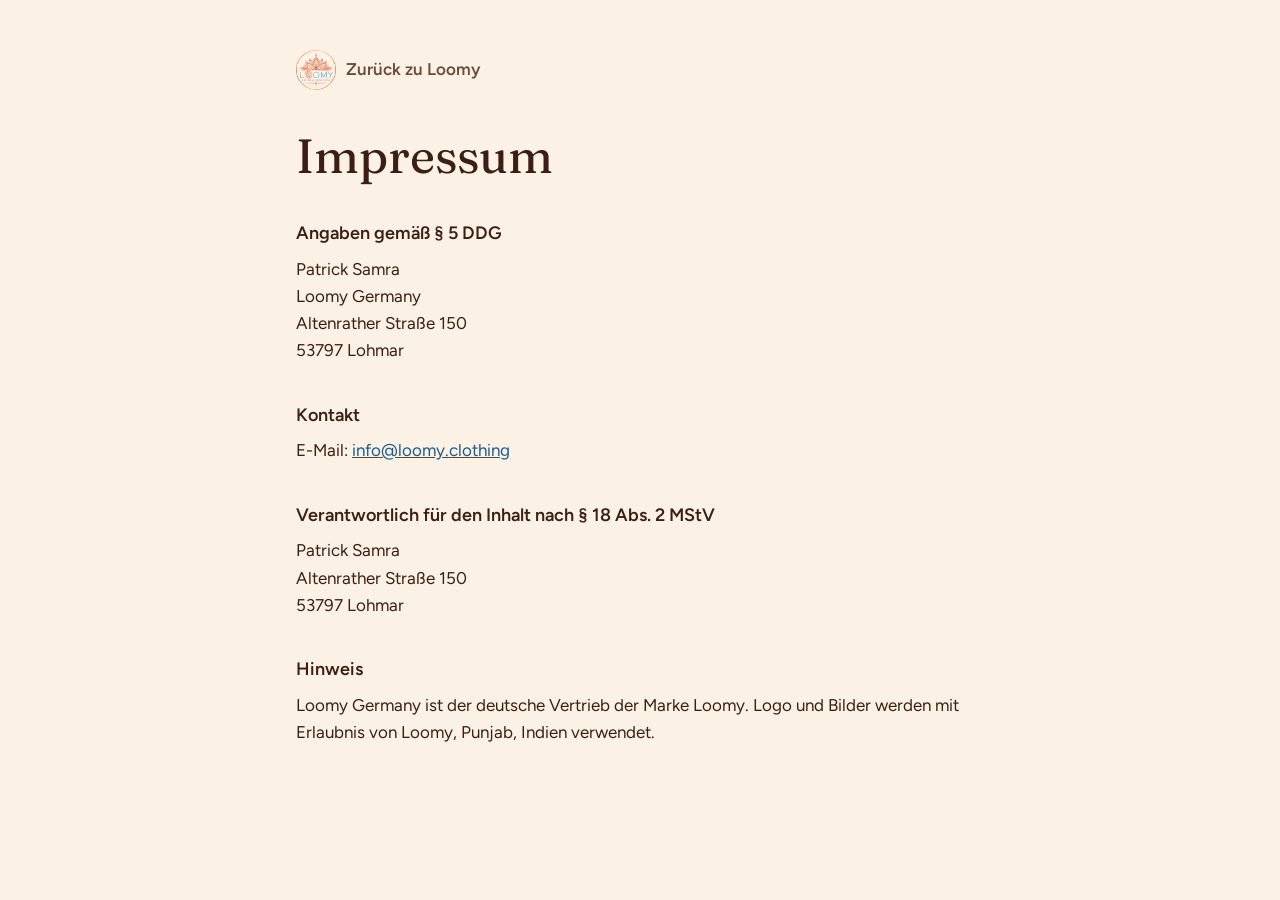
<file: ankuendigung/impressum.html>
<!doctype html>
<html lang="de">
<head>
<meta charset="utf-8">
<meta name="viewport" content="width=device-width, initial-scale=1">
<title>Impressum – Loomy Germany</title>
<meta name="robots" content="noindex">
<link rel="icon" type="image/png" sizes="64x64" href="img/favicon-64.png">
<link rel="stylesheet" href="legal.css">
</head>
<body>
<main class="legal">
  <a class="back" href="./"><img src="img/favicon-64.png" alt="" width="40" height="40"> Zurück zu Loomy</a>
  <h1>Impressum</h1>

  <h2>Angaben gemäß § 5 DDG</h2>
  <p>Patrick Samra<br>Loomy Germany<br>Altenrather Straße 150<br>53797 Lohmar</p>
  

  <h2>Kontakt</h2>
  <p>E-Mail: <a href="mailto:info@loomy.clothing">info@loomy.clothing</a></p>

  
  

  <h2>Verantwortlich für den Inhalt nach § 18 Abs. 2 MStV</h2>
  <p>Patrick Samra<br>Altenrather Straße 150<br>53797 Lohmar</p>

  <h2>Hinweis</h2>
  <p>Loomy Germany ist der deutsche Vertrieb der Marke Loomy. Logo und Bilder werden mit Erlaubnis von Loomy, Punjab, Indien verwendet.</p>
</main>
</body>
</html>
</file>
<file: ankuendigung/legal.css>
@font-face{font-family:'Fraunces';font-style:normal;font-weight:400;font-display:swap;src:url(fonts/fraunces-latin-400-normal.woff2) format('woff2')}
@font-face{font-family:'Figtree';font-style:normal;font-weight:400;font-display:swap;src:url(fonts/figtree-latin-400-normal.woff2) format('woff2')}
@font-face{font-family:'Figtree';font-style:normal;font-weight:600;font-display:swap;src:url(fonts/figtree-latin-600-normal.woff2) format('woff2')}
:root{--ground:#FBF1E4;--ink:#3B1F17;--ink-soft:#6B4A3E;--sindoor:#C8380C;--indigo-deep:#1D5A8C}
*{box-sizing:border-box}
body{margin:0;background:var(--ground);color:var(--ink);font-family:'Figtree',system-ui,-apple-system,'Segoe UI',sans-serif;font-size:17px;line-height:1.6}
.legal{max-width:720px;margin:0 auto;padding:48px max(16px,env(safe-area-inset-right,0px)) 88px max(16px,env(safe-area-inset-left,0px))}
.back{display:inline-flex;align-items:center;gap:10px;min-height:44px;font-weight:600;color:var(--ink-soft);text-decoration:none}
.back:hover{color:var(--sindoor)}
h1{margin:32px 0 8px;font-family:'Fraunces',Georgia,serif;font-weight:400;font-size:clamp(34px,5vw,48px);line-height:1.1}
h2{margin:36px 0 8px;font-size:18px;font-weight:600}
p{margin:0 0 12px;max-width:65ch}
a{color:var(--indigo-deep)}a:hover{color:var(--sindoor)}
a:focus-visible{outline:3px solid var(--indigo-deep);outline-offset:3px}
.stand{margin-top:40px;font-size:14px;color:var(--ink-soft)}
</file>
